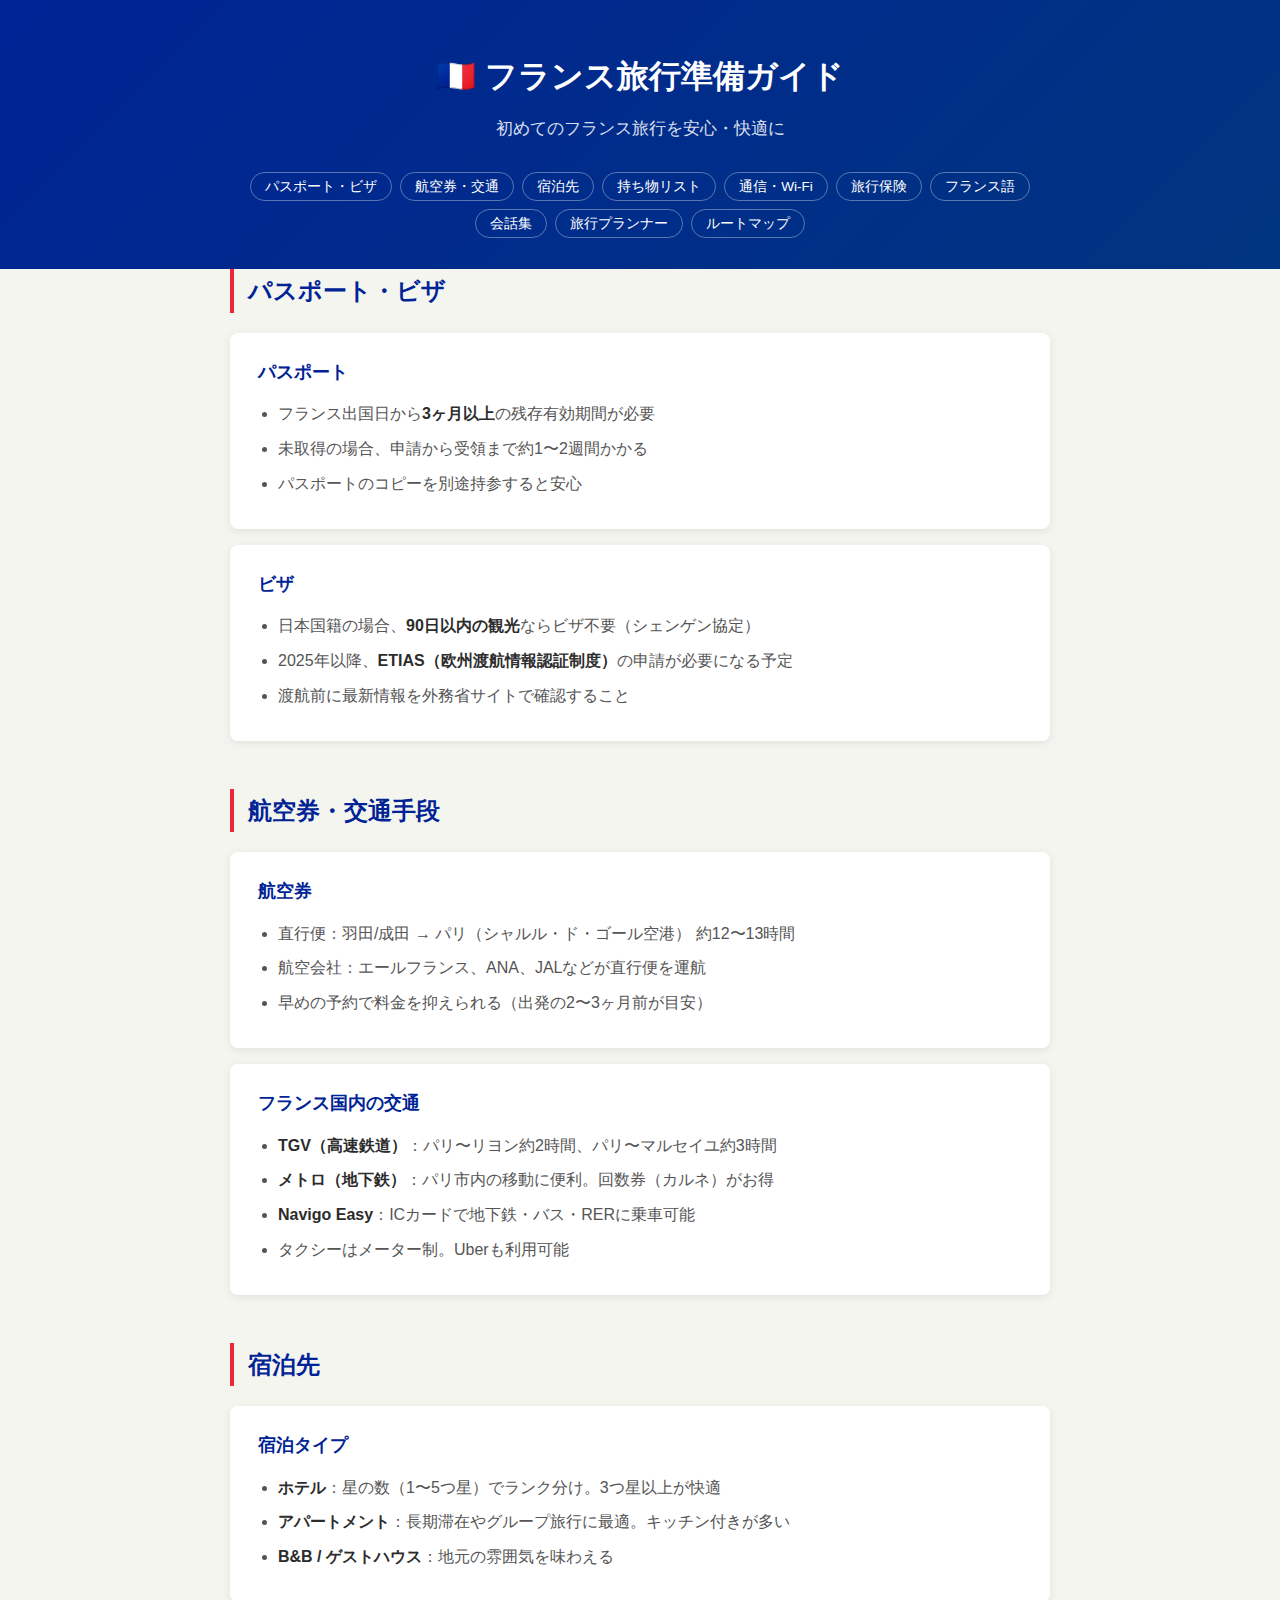
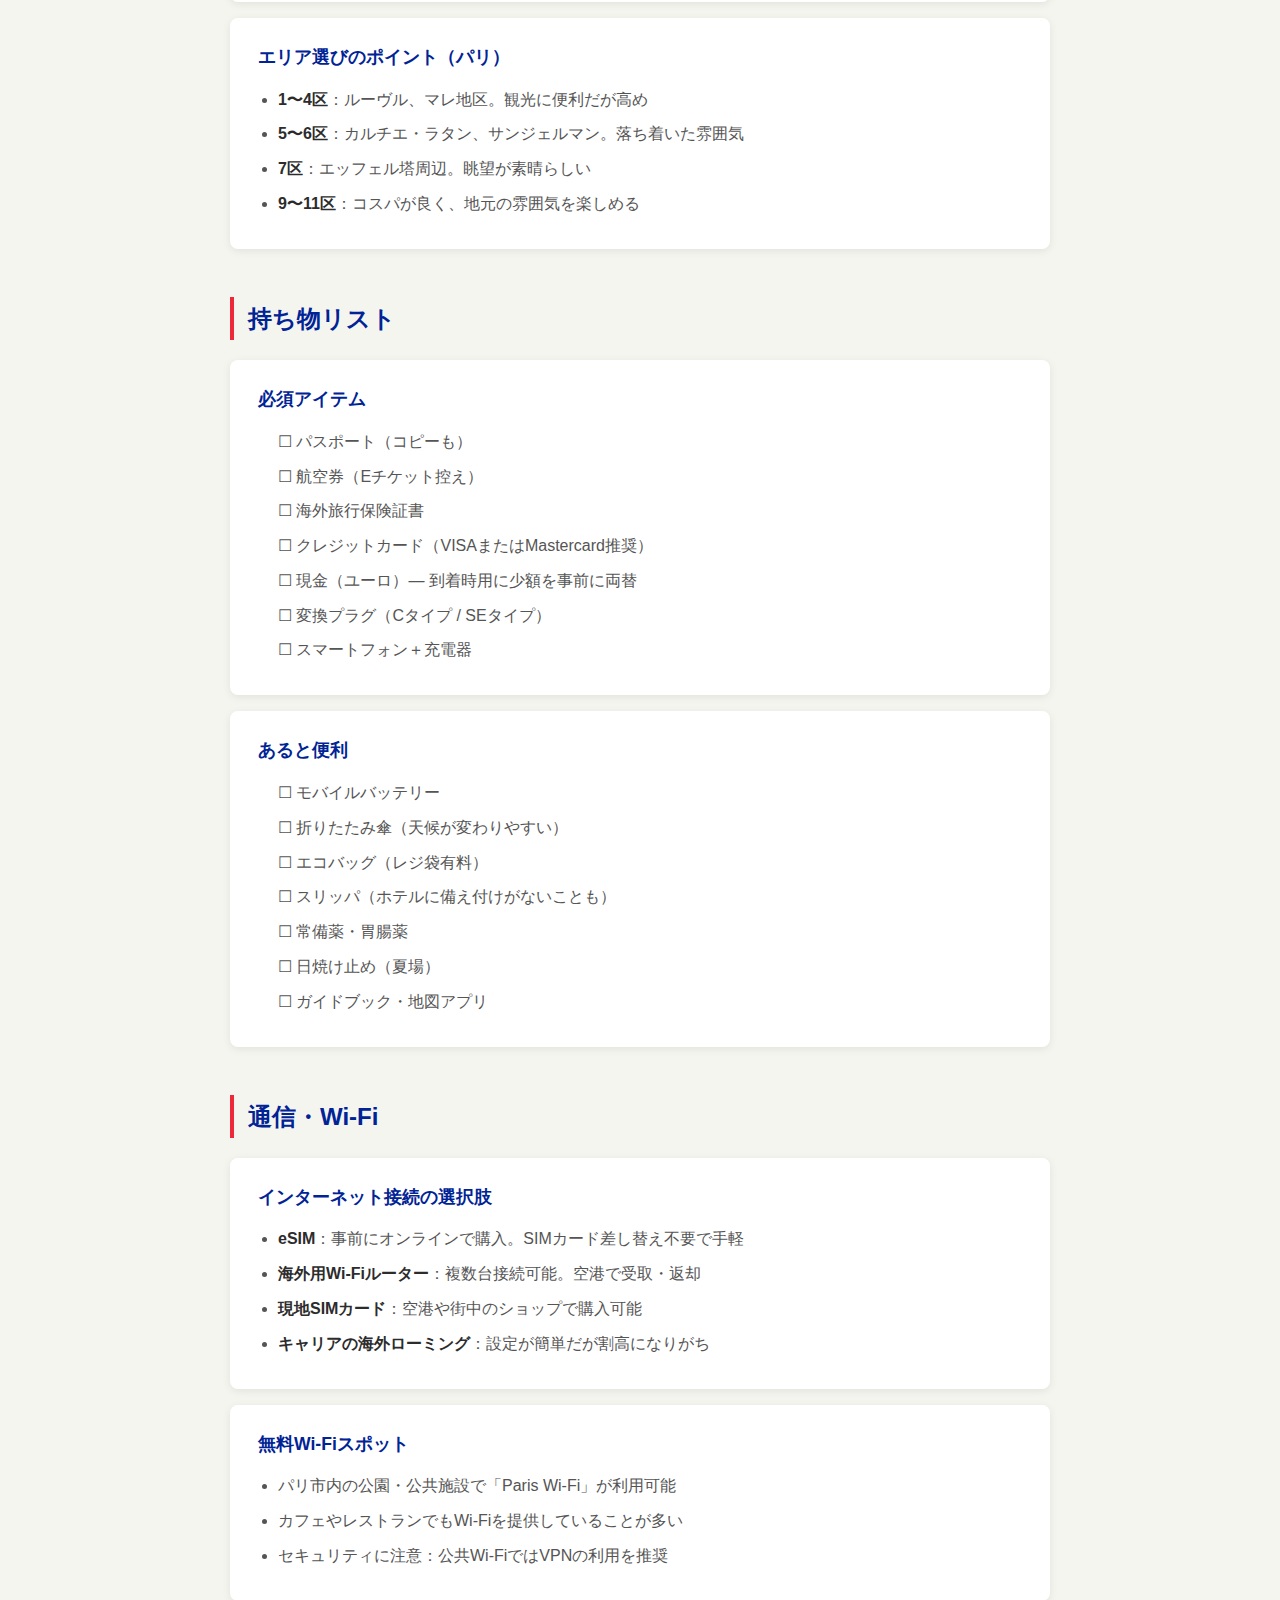
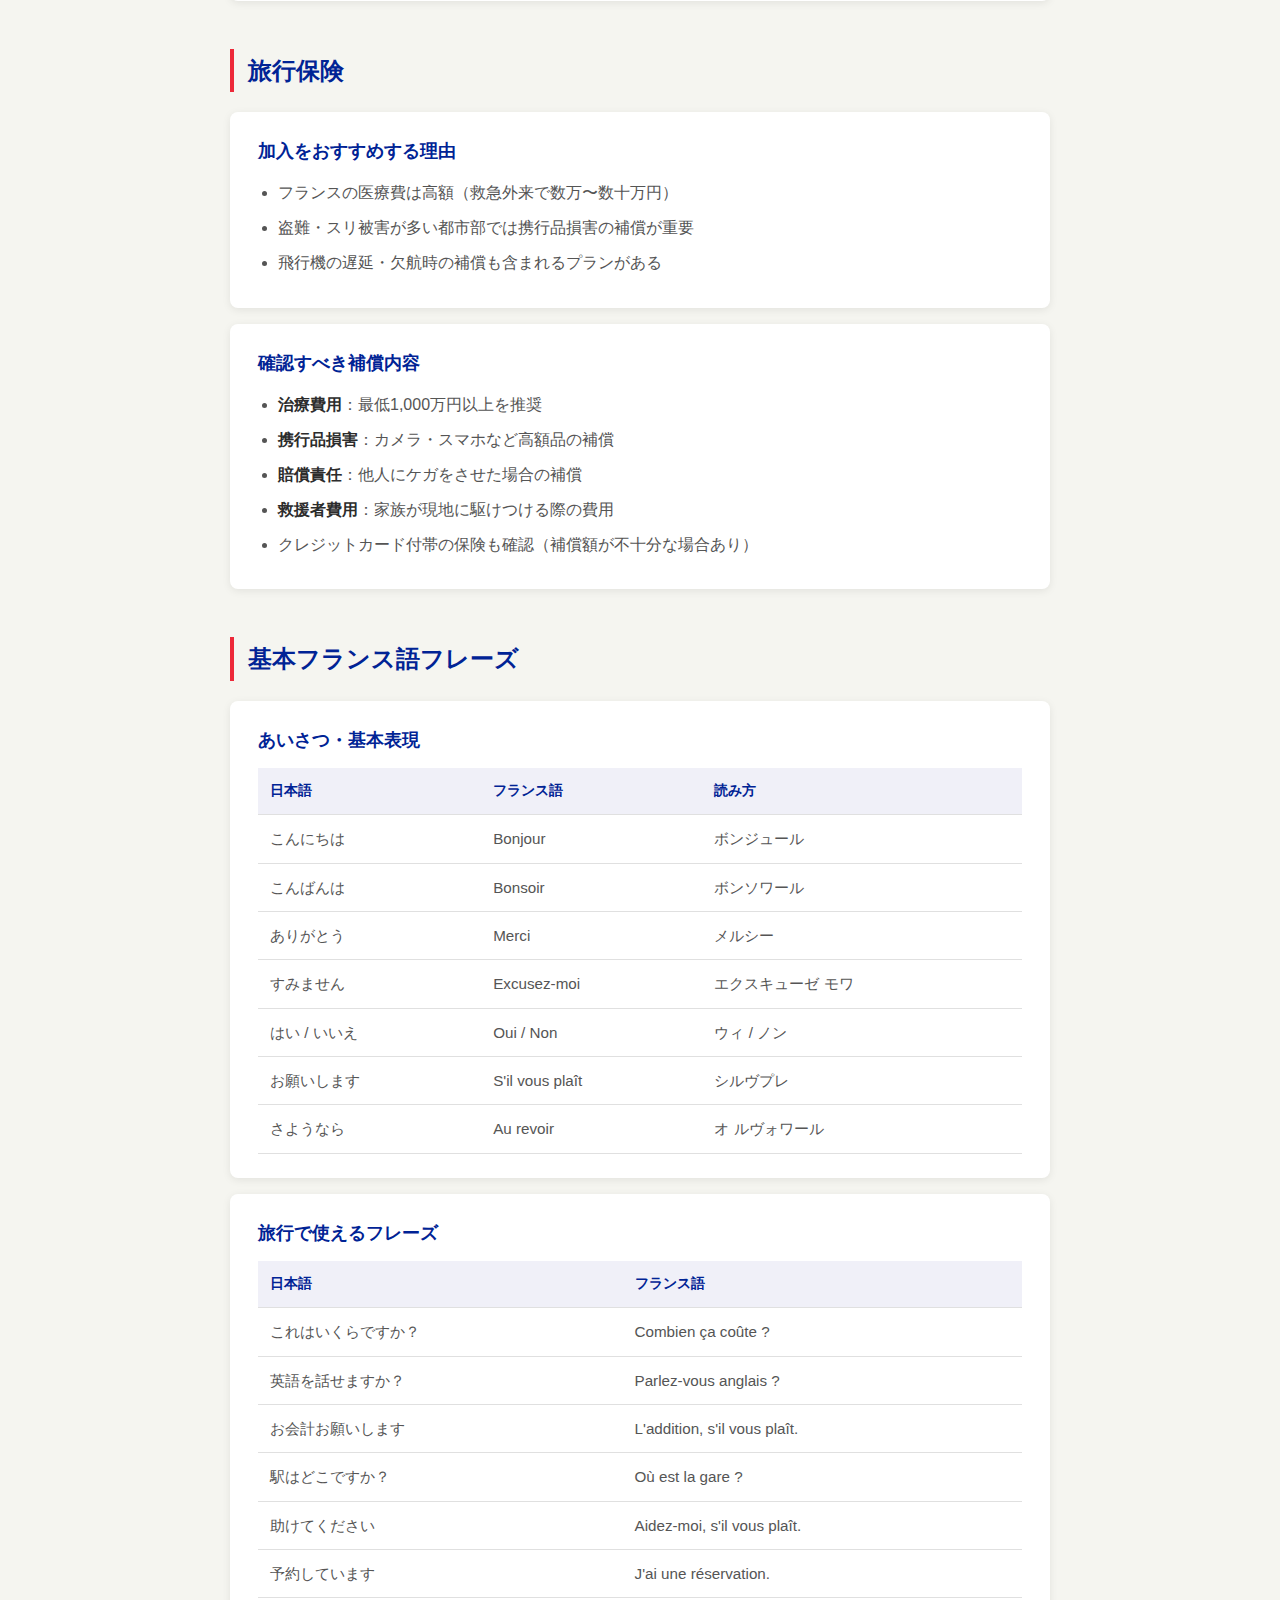
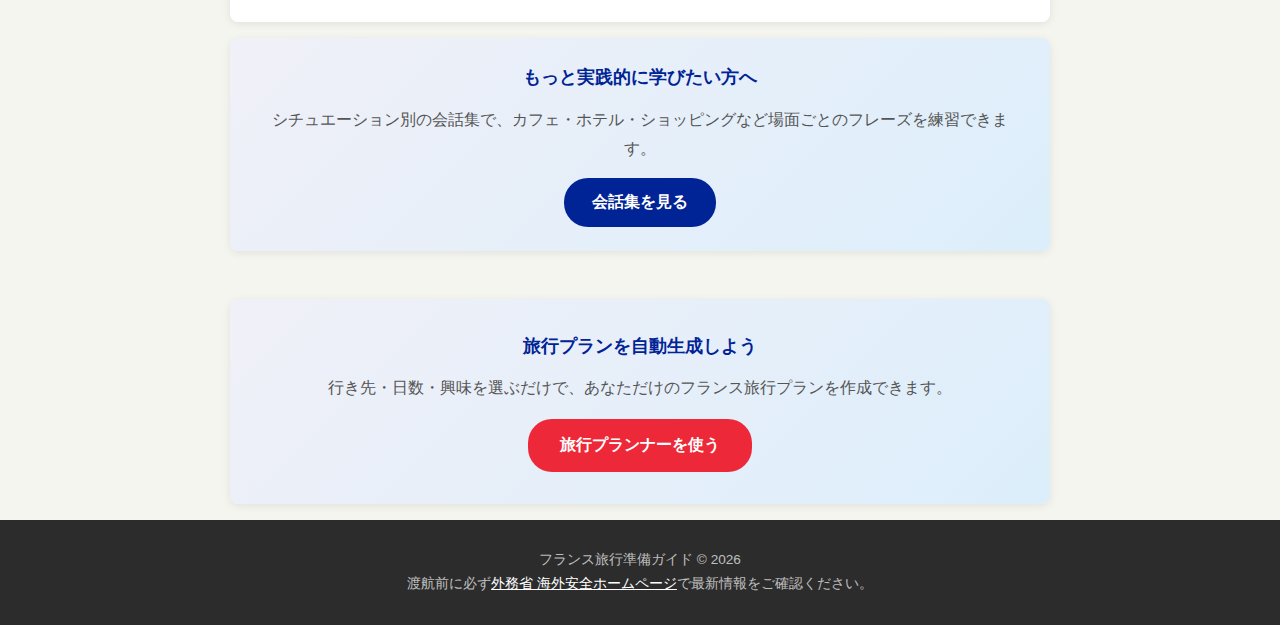
<file: index.html>
<!DOCTYPE html>
<html lang="ja">
<head>
  <meta charset="UTF-8">
  <meta name="viewport" content="width=device-width, initial-scale=1.0">
  <title>フランス旅行準備ガイド</title>
  <link rel="stylesheet" href="style.css">
</head>
<body>

<header>
  <div class="container">
    <h1>🇫🇷 フランス旅行準備ガイド</h1>
    <p class="subtitle">初めてのフランス旅行を安心・快適に</p>
    <nav>
      <ul>
        <li><a href="#passport">パスポート・ビザ</a></li>
        <li><a href="#transport">航空券・交通</a></li>
        <li><a href="#accommodation">宿泊先</a></li>
        <li><a href="#packing">持ち物リスト</a></li>
        <li><a href="#wifi">通信・Wi-Fi</a></li>
        <li><a href="#insurance">旅行保険</a></li>
        <li><a href="#french">フランス語</a></li>
        <li><a href="conversations.html">会話集</a></li>
        <li><a href="planner.html">旅行プランナー</a></li>
        <li><a href="route-map.html">ルートマップ</a></li>
      </ul>
    </nav>
  </div>
</header>

<main class="container">

  <section id="passport">
    <h2>パスポート・ビザ</h2>
    <div class="card">
      <h3>パスポート</h3>
      <ul>
        <li>フランス出国日から<strong>3ヶ月以上</strong>の残存有効期間が必要</li>
        <li>未取得の場合、申請から受領まで約1〜2週間かかる</li>
        <li>パスポートのコピーを別途持参すると安心</li>
      </ul>
    </div>
    <div class="card">
      <h3>ビザ</h3>
      <ul>
        <li>日本国籍の場合、<strong>90日以内の観光</strong>ならビザ不要（シェンゲン協定）</li>
        <li>2025年以降、<strong>ETIAS（欧州渡航情報認証制度）</strong>の申請が必要になる予定</li>
        <li>渡航前に最新情報を外務省サイトで確認すること</li>
      </ul>
    </div>
  </section>

  <section id="transport">
    <h2>航空券・交通手段</h2>
    <div class="card">
      <h3>航空券</h3>
      <ul>
        <li>直行便：羽田/成田 → パリ（シャルル・ド・ゴール空港） 約12〜13時間</li>
        <li>航空会社：エールフランス、ANA、JALなどが直行便を運航</li>
        <li>早めの予約で料金を抑えられる（出発の2〜3ヶ月前が目安）</li>
      </ul>
    </div>
    <div class="card">
      <h3>フランス国内の交通</h3>
      <ul>
        <li><strong>TGV（高速鉄道）</strong>：パリ〜リヨン約2時間、パリ〜マルセイユ約3時間</li>
        <li><strong>メトロ（地下鉄）</strong>：パリ市内の移動に便利。回数券（カルネ）がお得</li>
        <li><strong>Navigo Easy</strong>：ICカードで地下鉄・バス・RERに乗車可能</li>
        <li>タクシーはメーター制。Uberも利用可能</li>
      </ul>
    </div>
  </section>

  <section id="accommodation">
    <h2>宿泊先</h2>
    <div class="card">
      <h3>宿泊タイプ</h3>
      <ul>
        <li><strong>ホテル</strong>：星の数（1〜5つ星）でランク分け。3つ星以上が快適</li>
        <li><strong>アパートメント</strong>：長期滞在やグループ旅行に最適。キッチン付きが多い</li>
        <li><strong>B&amp;B / ゲストハウス</strong>：地元の雰囲気を味わえる</li>
      </ul>
    </div>
    <div class="card">
      <h3>エリア選びのポイント（パリ）</h3>
      <ul>
        <li><strong>1〜4区</strong>：ルーヴル、マレ地区。観光に便利だが高め</li>
        <li><strong>5〜6区</strong>：カルチエ・ラタン、サンジェルマン。落ち着いた雰囲気</li>
        <li><strong>7区</strong>：エッフェル塔周辺。眺望が素晴らしい</li>
        <li><strong>9〜11区</strong>：コスパが良く、地元の雰囲気を楽しめる</li>
      </ul>
    </div>
  </section>

  <section id="packing">
    <h2>持ち物リスト</h2>
    <div class="card">
      <h3>必須アイテム</h3>
      <ul class="checklist">
        <li>パスポート（コピーも）</li>
        <li>航空券（Eチケット控え）</li>
        <li>海外旅行保険証書</li>
        <li>クレジットカード（VISAまたはMastercard推奨）</li>
        <li>現金（ユーロ）— 到着時用に少額を事前に両替</li>
        <li>変換プラグ（Cタイプ / SEタイプ）</li>
        <li>スマートフォン＋充電器</li>
      </ul>
    </div>
    <div class="card">
      <h3>あると便利</h3>
      <ul class="checklist">
        <li>モバイルバッテリー</li>
        <li>折りたたみ傘（天候が変わりやすい）</li>
        <li>エコバッグ（レジ袋有料）</li>
        <li>スリッパ（ホテルに備え付けがないことも）</li>
        <li>常備薬・胃腸薬</li>
        <li>日焼け止め（夏場）</li>
        <li>ガイドブック・地図アプリ</li>
      </ul>
    </div>
  </section>

  <section id="wifi">
    <h2>通信・Wi-Fi</h2>
    <div class="card">
      <h3>インターネット接続の選択肢</h3>
      <ul>
        <li><strong>eSIM</strong>：事前にオンラインで購入。SIMカード差し替え不要で手軽</li>
        <li><strong>海外用Wi-Fiルーター</strong>：複数台接続可能。空港で受取・返却</li>
        <li><strong>現地SIMカード</strong>：空港や街中のショップで購入可能</li>
        <li><strong>キャリアの海外ローミング</strong>：設定が簡単だが割高になりがち</li>
      </ul>
    </div>
    <div class="card">
      <h3>無料Wi-Fiスポット</h3>
      <ul>
        <li>パリ市内の公園・公共施設で「Paris Wi-Fi」が利用可能</li>
        <li>カフェやレストランでもWi-Fiを提供していることが多い</li>
        <li>セキュリティに注意：公共Wi-FiではVPNの利用を推奨</li>
      </ul>
    </div>
  </section>

  <section id="insurance">
    <h2>旅行保険</h2>
    <div class="card">
      <h3>加入をおすすめする理由</h3>
      <ul>
        <li>フランスの医療費は高額（救急外来で数万〜数十万円）</li>
        <li>盗難・スリ被害が多い都市部では携行品損害の補償が重要</li>
        <li>飛行機の遅延・欠航時の補償も含まれるプランがある</li>
      </ul>
    </div>
    <div class="card">
      <h3>確認すべき補償内容</h3>
      <ul>
        <li><strong>治療費用</strong>：最低1,000万円以上を推奨</li>
        <li><strong>携行品損害</strong>：カメラ・スマホなど高額品の補償</li>
        <li><strong>賠償責任</strong>：他人にケガをさせた場合の補償</li>
        <li><strong>救援者費用</strong>：家族が現地に駆けつける際の費用</li>
        <li>クレジットカード付帯の保険も確認（補償額が不十分な場合あり）</li>
      </ul>
    </div>
  </section>

  <section id="french">
    <h2>基本フランス語フレーズ</h2>
    <div class="card">
      <h3>あいさつ・基本表現</h3>
      <table>
        <thead>
          <tr><th>日本語</th><th>フランス語</th><th>読み方</th></tr>
        </thead>
        <tbody>
          <tr><td>こんにちは</td><td>Bonjour</td><td>ボンジュール</td></tr>
          <tr><td>こんばんは</td><td>Bonsoir</td><td>ボンソワール</td></tr>
          <tr><td>ありがとう</td><td>Merci</td><td>メルシー</td></tr>
          <tr><td>すみません</td><td>Excusez-moi</td><td>エクスキューゼ モワ</td></tr>
          <tr><td>はい / いいえ</td><td>Oui / Non</td><td>ウィ / ノン</td></tr>
          <tr><td>お願いします</td><td>S'il vous plaît</td><td>シルヴプレ</td></tr>
          <tr><td>さようなら</td><td>Au revoir</td><td>オ ルヴォワール</td></tr>
        </tbody>
      </table>
    </div>
    <div class="card">
      <h3>旅行で使えるフレーズ</h3>
      <table>
        <thead>
          <tr><th>日本語</th><th>フランス語</th></tr>
        </thead>
        <tbody>
          <tr><td>これはいくらですか？</td><td>Combien ça coûte ?</td></tr>
          <tr><td>英語を話せますか？</td><td>Parlez-vous anglais ?</td></tr>
          <tr><td>お会計お願いします</td><td>L'addition, s'il vous plaît.</td></tr>
          <tr><td>駅はどこですか？</td><td>Où est la gare ?</td></tr>
          <tr><td>助けてください</td><td>Aidez-moi, s'il vous plaît.</td></tr>
          <tr><td>予約しています</td><td>J'ai une réservation.</td></tr>
        </tbody>
      </table>
    </div>
    <div class="card" style="text-align:center; background:linear-gradient(135deg,#f0f0f8,#dceefb);">
      <h3>もっと実践的に学びたい方へ</h3>
      <p style="margin-bottom:14px; color:var(--text-light);">シチュエーション別の会話集で、カフェ・ホテル・ショッピングなど場面ごとのフレーズを練習できます。</p>
      <a href="conversations.html" style="display:inline-block; background:var(--blue); color:#fff; padding:10px 28px; border-radius:24px; text-decoration:none; font-weight:600;">会話集を見る</a>
    </div>
  </section>

  <div class="card cta-card">
    <h3>旅行プランを自動生成しよう</h3>
    <p>行き先・日数・興味を選ぶだけで、あなただけのフランス旅行プランを作成できます。</p>
    <a href="planner.html" class="btn-cta-red">旅行プランナーを使う</a>
  </div>

</main>

<footer>
  <div class="container">
    <p>フランス旅行準備ガイド &copy; 2026</p>
    <p>渡航前に必ず<a href="https://www.anzen.mofa.go.jp/" target="_blank" rel="noopener">外務省 海外安全ホームページ</a>で最新情報をご確認ください。</p>
  </div>
</footer>

</body>
</html>
</file>
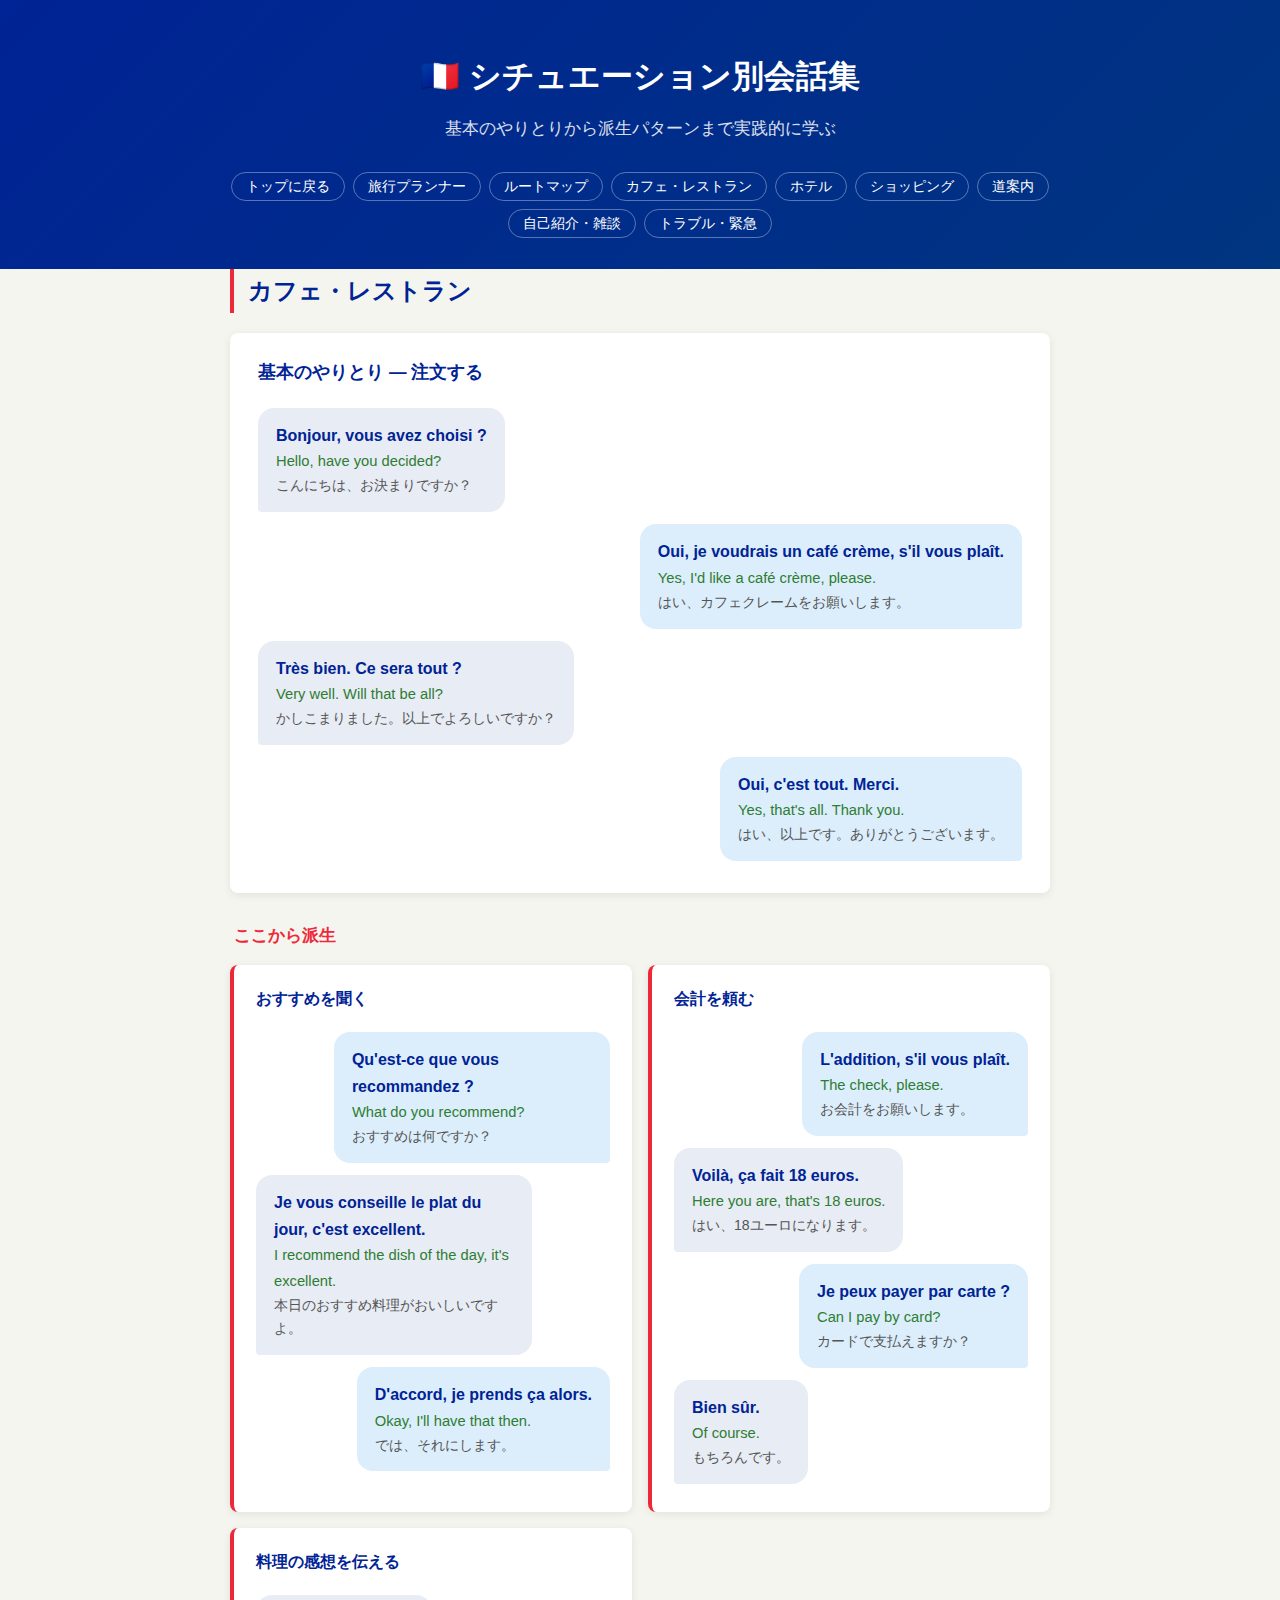
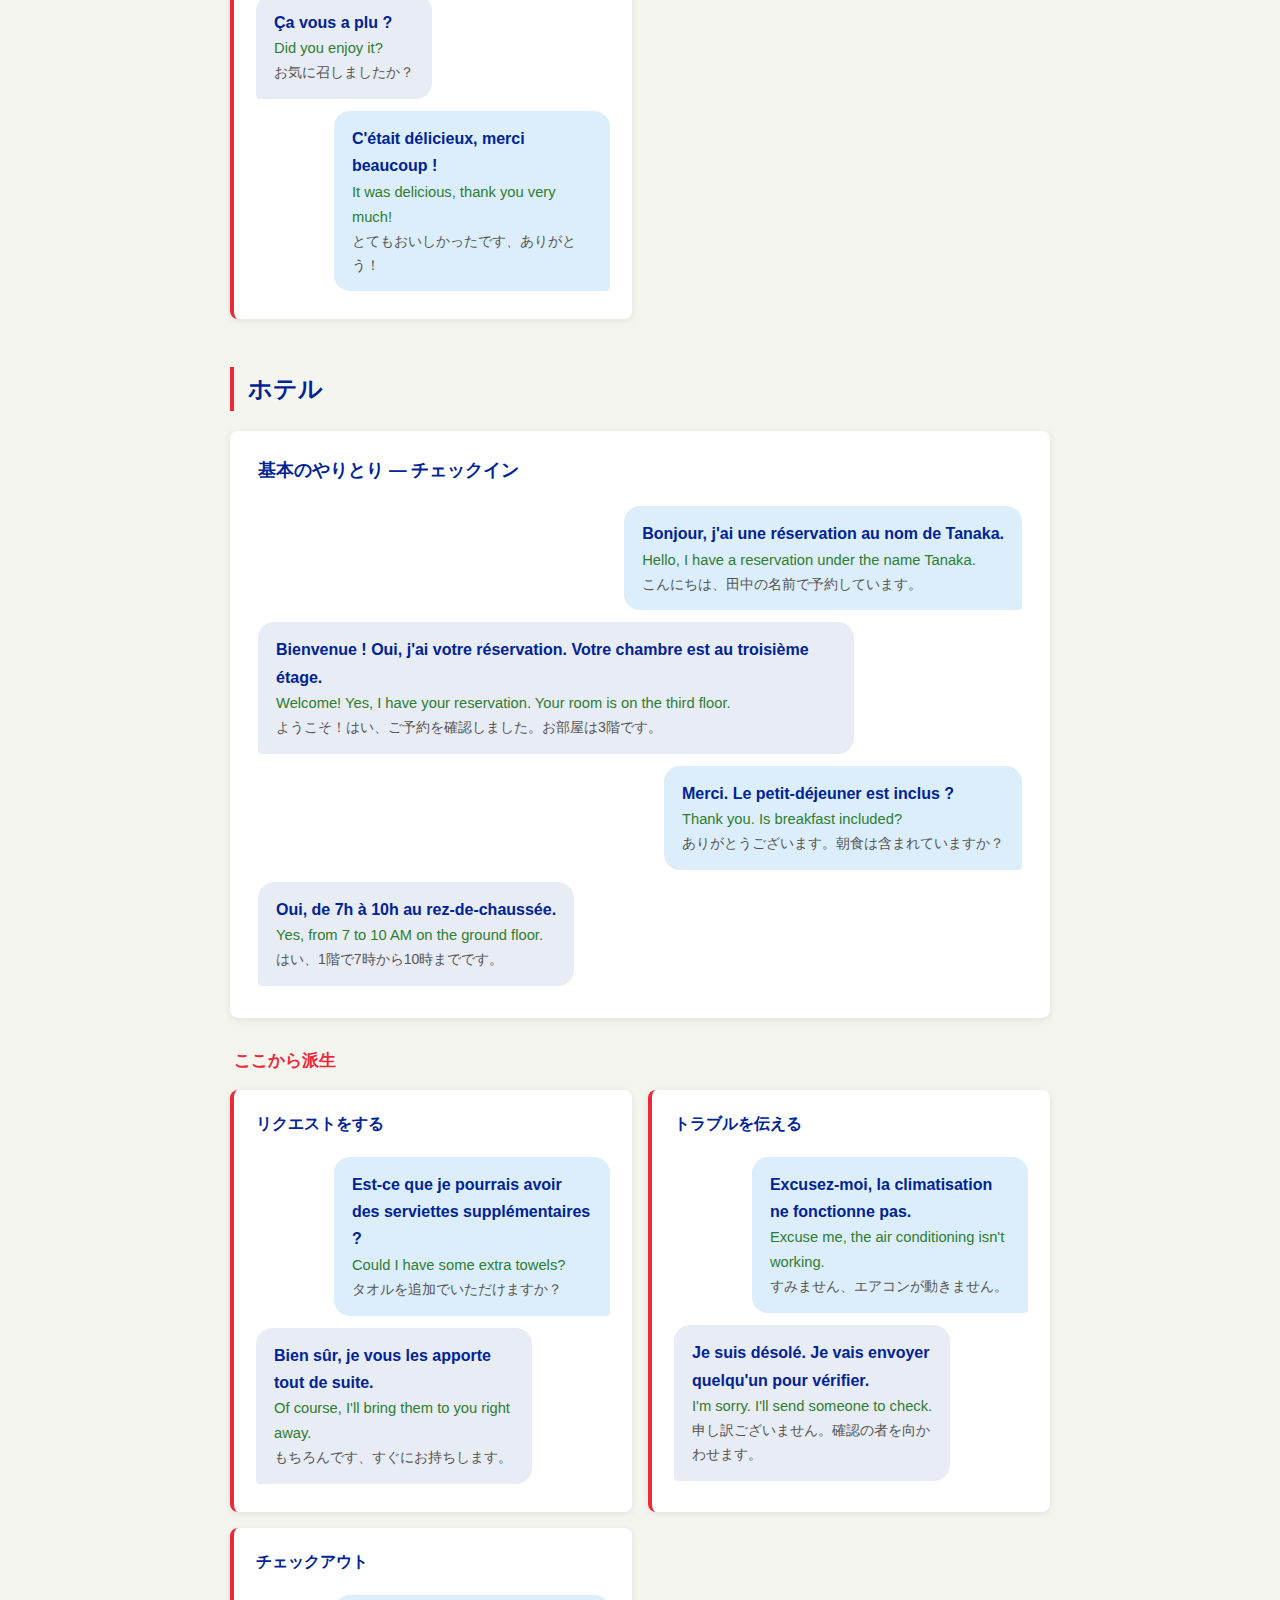
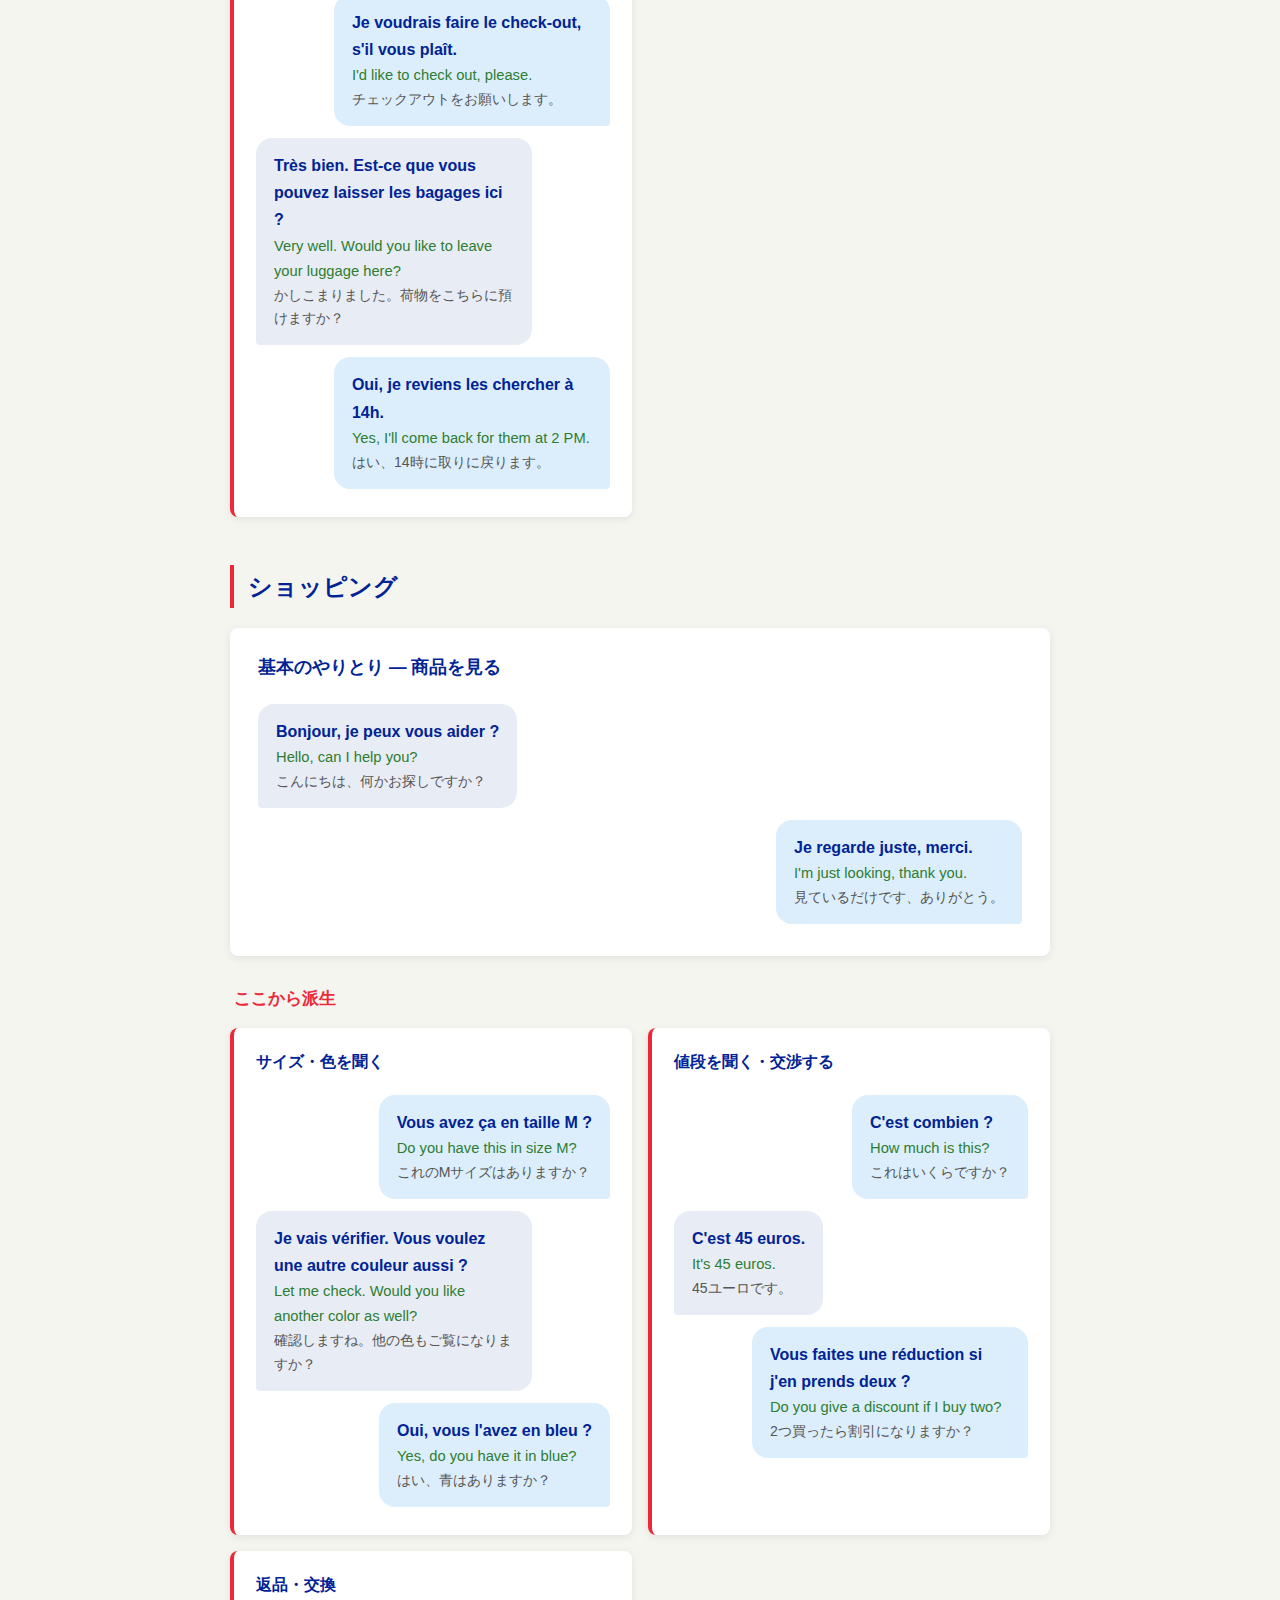
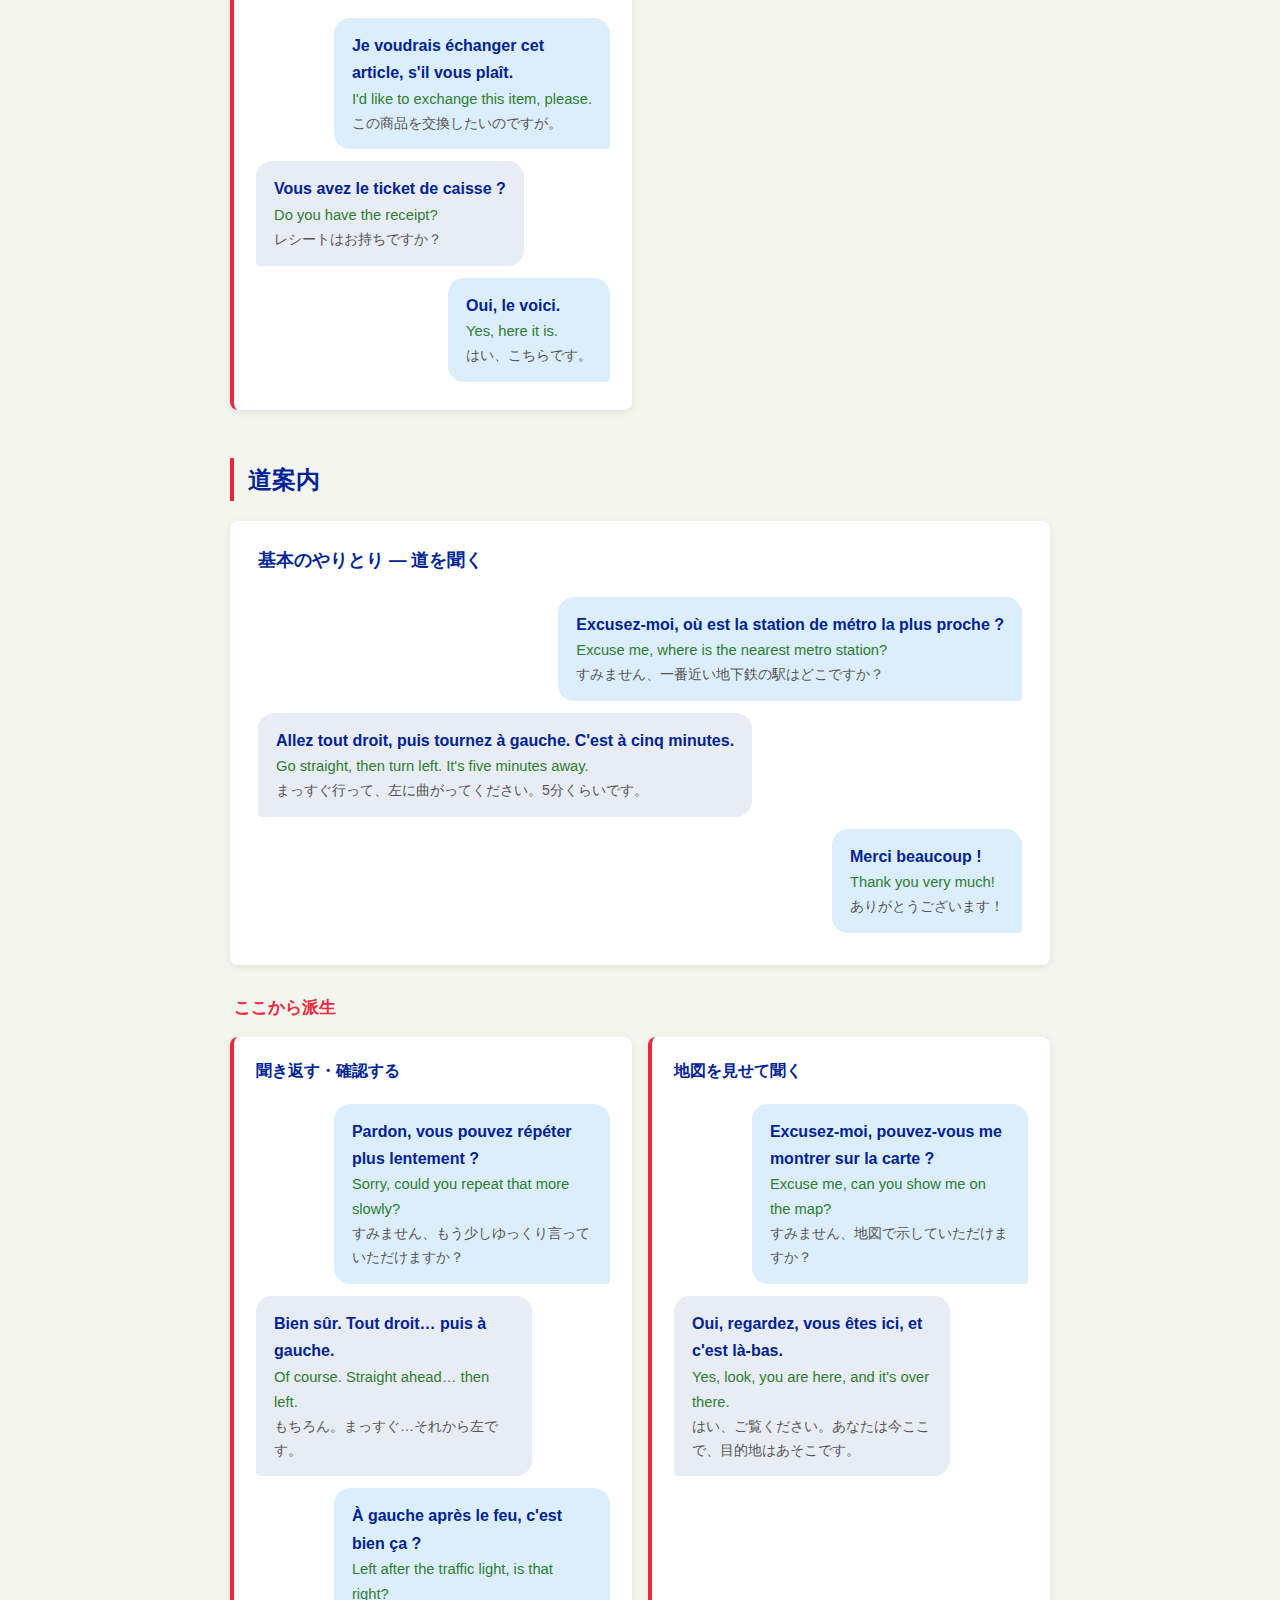
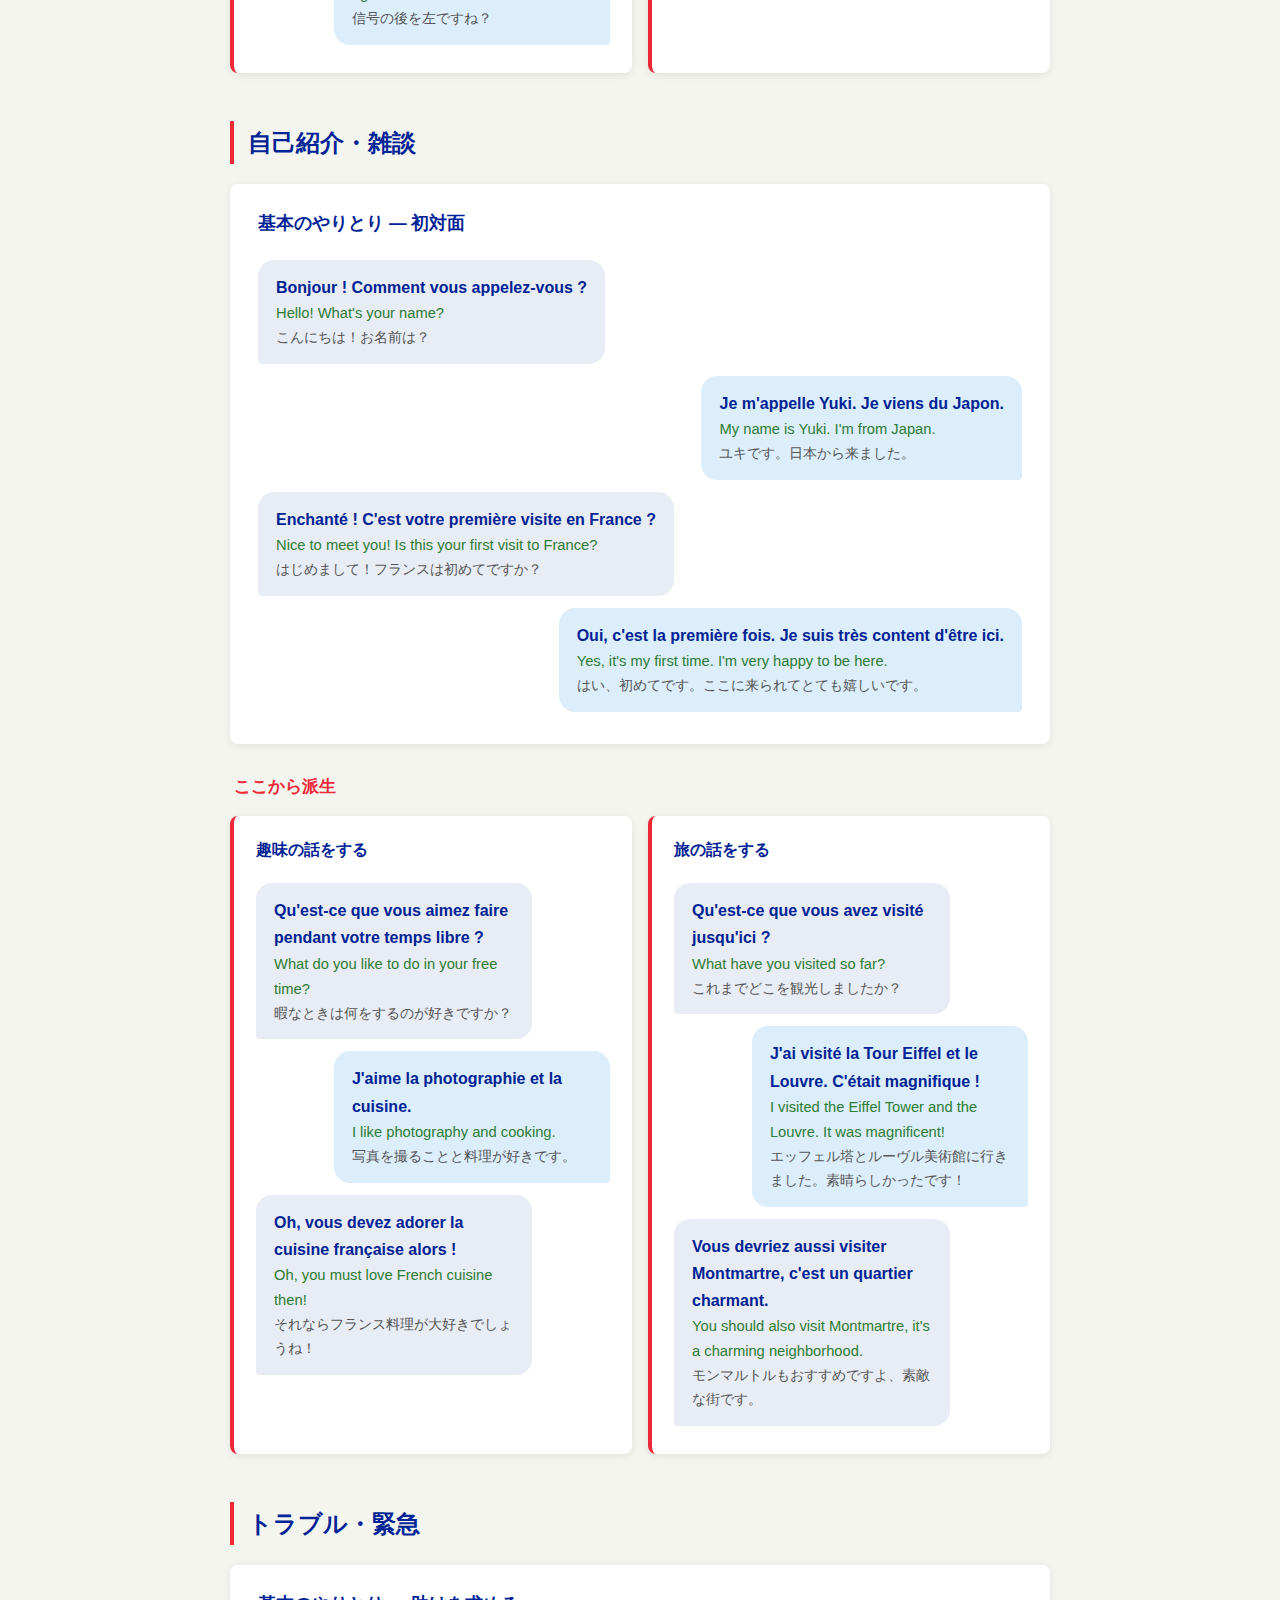
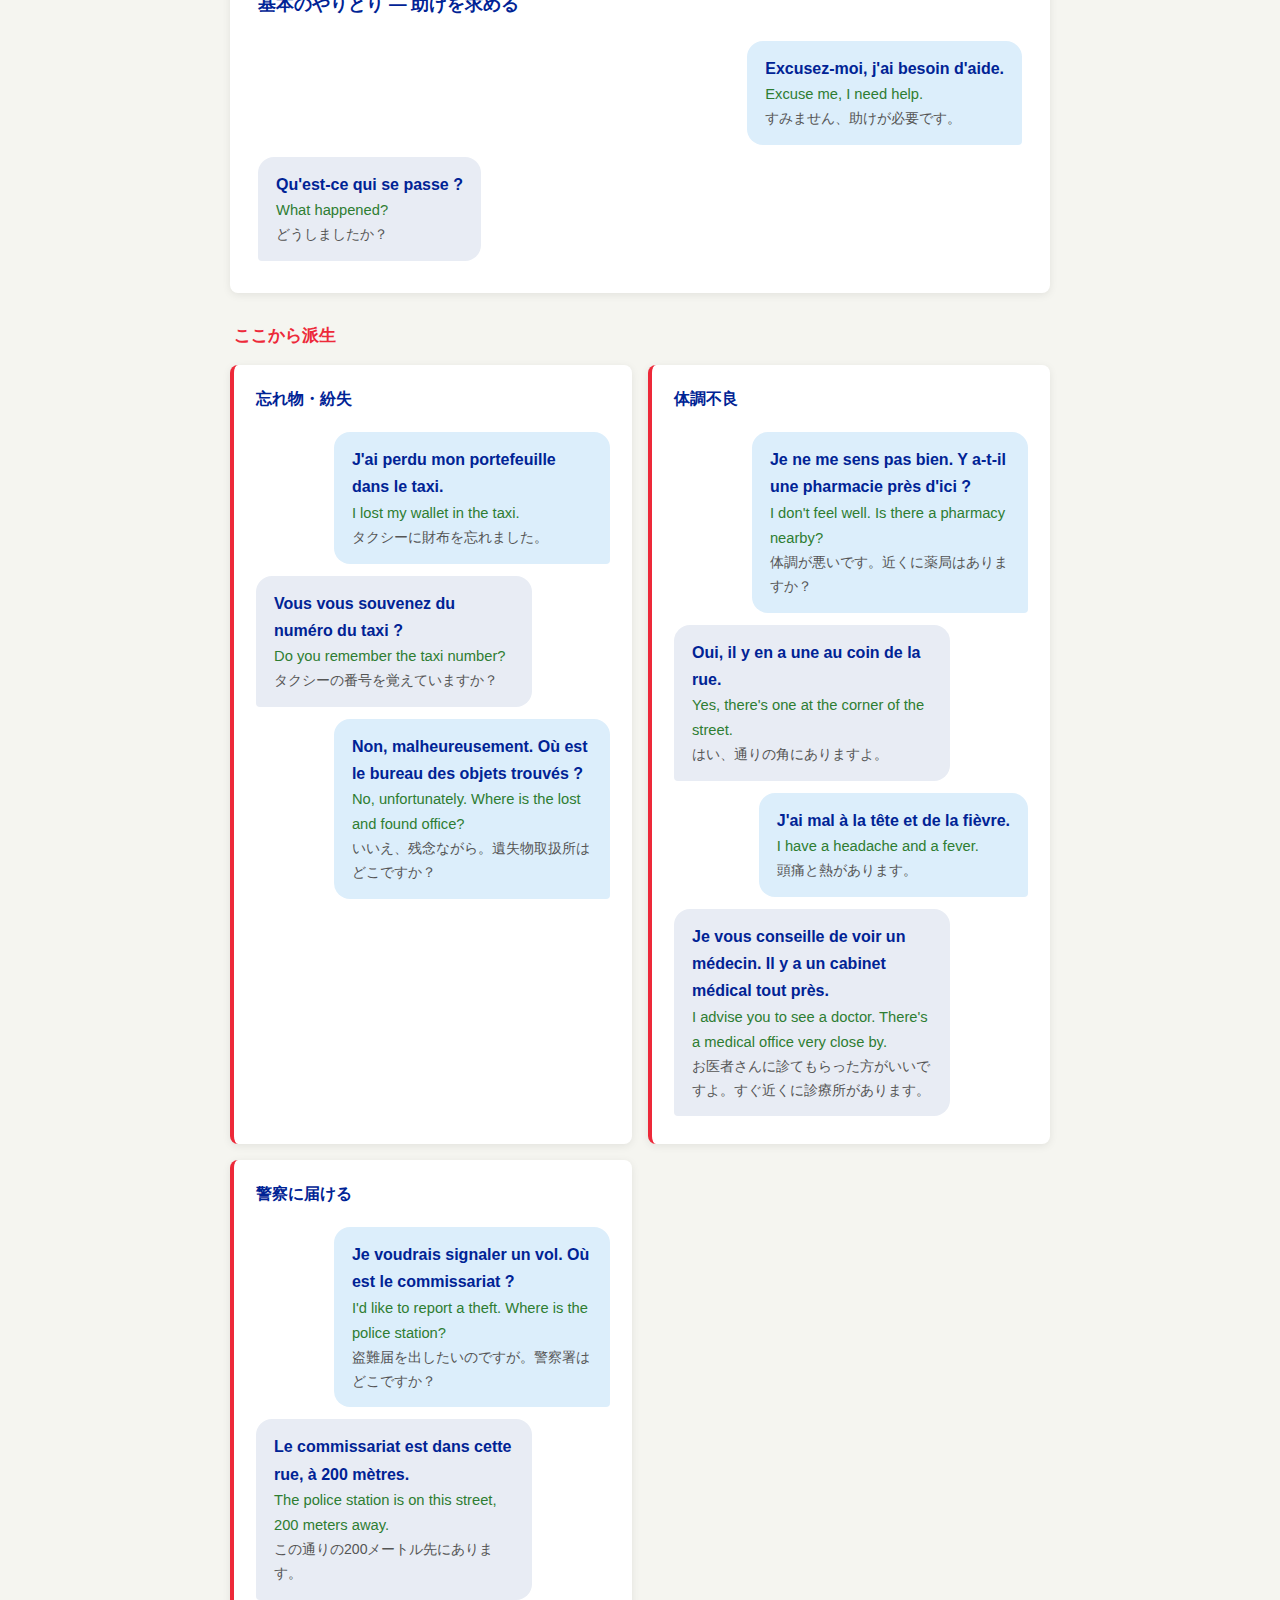
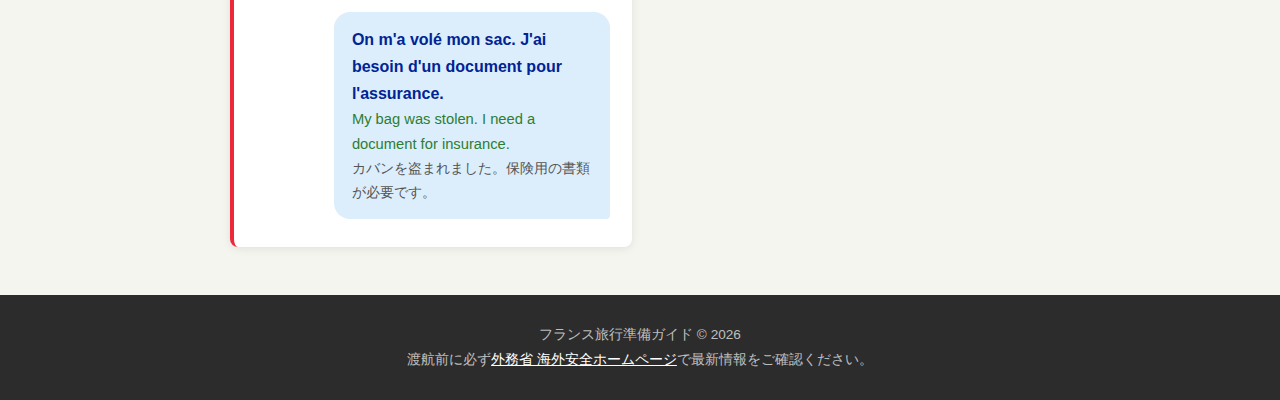
<file: conversations.html>
<!DOCTYPE html>
<html lang="ja">
<head>
  <meta charset="UTF-8">
  <meta name="viewport" content="width=device-width, initial-scale=1.0">
  <title>シチュエーション別会話集 — フランス旅行準備ガイド</title>
  <link rel="stylesheet" href="style.css">
</head>
<body>

<header>
  <div class="container">
    <h1>🇫🇷 シチュエーション別会話集</h1>
    <p class="subtitle">基本のやりとりから派生パターンまで実践的に学ぶ</p>
    <nav>
      <ul>
        <li><a href="index.html">トップに戻る</a></li>
        <li><a href="planner.html">旅行プランナー</a></li>
        <li><a href="route-map.html">ルートマップ</a></li>
        <li><a href="#cafe">カフェ・レストラン</a></li>
        <li><a href="#hotel">ホテル</a></li>
        <li><a href="#shopping">ショッピング</a></li>
        <li><a href="#directions">道案内</a></li>
        <li><a href="#smalltalk">自己紹介・雑談</a></li>
        <li><a href="#emergency">トラブル・緊急</a></li>
      </ul>
    </nav>
  </div>
</header>

<main class="container">

  <!-- ========== 1. カフェ・レストラン ========== -->
  <section id="cafe">
    <h2>カフェ・レストラン</h2>

    <div class="card">
      <h3>基本のやりとり — 注文する</h3>
      <div class="dialogue">
        <div class="bubble left">
          <p class="lang-fr">Bonjour, vous avez choisi ?</p>
          <p class="lang-en">Hello, have you decided?</p>
          <p class="lang-ja">こんにちは、お決まりですか？</p>
        </div>
        <div class="bubble right">
          <p class="lang-fr">Oui, je voudrais un café crème, s'il vous plaît.</p>
          <p class="lang-en">Yes, I'd like a café crème, please.</p>
          <p class="lang-ja">はい、カフェクレームをお願いします。</p>
        </div>
        <div class="bubble left">
          <p class="lang-fr">Très bien. Ce sera tout ?</p>
          <p class="lang-en">Very well. Will that be all?</p>
          <p class="lang-ja">かしこまりました。以上でよろしいですか？</p>
        </div>
        <div class="bubble right">
          <p class="lang-fr">Oui, c'est tout. Merci.</p>
          <p class="lang-en">Yes, that's all. Thank you.</p>
          <p class="lang-ja">はい、以上です。ありがとうございます。</p>
        </div>
      </div>
    </div>

    <h3 class="branch-title">ここから派生</h3>
    <div class="branch-group">
      <div class="branch-card">
        <h4>おすすめを聞く</h4>
        <div class="dialogue">
          <div class="bubble right">
            <p class="lang-fr">Qu'est-ce que vous recommandez ?</p>
            <p class="lang-en">What do you recommend?</p>
            <p class="lang-ja">おすすめは何ですか？</p>
          </div>
          <div class="bubble left">
            <p class="lang-fr">Je vous conseille le plat du jour, c'est excellent.</p>
            <p class="lang-en">I recommend the dish of the day, it's excellent.</p>
            <p class="lang-ja">本日のおすすめ料理がおいしいですよ。</p>
          </div>
          <div class="bubble right">
            <p class="lang-fr">D'accord, je prends ça alors.</p>
            <p class="lang-en">Okay, I'll have that then.</p>
            <p class="lang-ja">では、それにします。</p>
          </div>
        </div>
      </div>

      <div class="branch-card">
        <h4>会計を頼む</h4>
        <div class="dialogue">
          <div class="bubble right">
            <p class="lang-fr">L'addition, s'il vous plaît.</p>
            <p class="lang-en">The check, please.</p>
            <p class="lang-ja">お会計をお願いします。</p>
          </div>
          <div class="bubble left">
            <p class="lang-fr">Voilà, ça fait 18 euros.</p>
            <p class="lang-en">Here you are, that's 18 euros.</p>
            <p class="lang-ja">はい、18ユーロになります。</p>
          </div>
          <div class="bubble right">
            <p class="lang-fr">Je peux payer par carte ?</p>
            <p class="lang-en">Can I pay by card?</p>
            <p class="lang-ja">カードで支払えますか？</p>
          </div>
          <div class="bubble left">
            <p class="lang-fr">Bien sûr.</p>
            <p class="lang-en">Of course.</p>
            <p class="lang-ja">もちろんです。</p>
          </div>
        </div>
      </div>

      <div class="branch-card">
        <h4>料理の感想を伝える</h4>
        <div class="dialogue">
          <div class="bubble left">
            <p class="lang-fr">Ça vous a plu ?</p>
            <p class="lang-en">Did you enjoy it?</p>
            <p class="lang-ja">お気に召しましたか？</p>
          </div>
          <div class="bubble right">
            <p class="lang-fr">C'était délicieux, merci beaucoup !</p>
            <p class="lang-en">It was delicious, thank you very much!</p>
            <p class="lang-ja">とてもおいしかったです、ありがとう！</p>
          </div>
        </div>
      </div>
    </div>
  </section>

  <!-- ========== 2. ホテル ========== -->
  <section id="hotel">
    <h2>ホテル</h2>

    <div class="card">
      <h3>基本のやりとり — チェックイン</h3>
      <div class="dialogue">
        <div class="bubble right">
          <p class="lang-fr">Bonjour, j'ai une réservation au nom de Tanaka.</p>
          <p class="lang-en">Hello, I have a reservation under the name Tanaka.</p>
          <p class="lang-ja">こんにちは、田中の名前で予約しています。</p>
        </div>
        <div class="bubble left">
          <p class="lang-fr">Bienvenue ! Oui, j'ai votre réservation. Votre chambre est au troisième étage.</p>
          <p class="lang-en">Welcome! Yes, I have your reservation. Your room is on the third floor.</p>
          <p class="lang-ja">ようこそ！はい、ご予約を確認しました。お部屋は3階です。</p>
        </div>
        <div class="bubble right">
          <p class="lang-fr">Merci. Le petit-déjeuner est inclus ?</p>
          <p class="lang-en">Thank you. Is breakfast included?</p>
          <p class="lang-ja">ありがとうございます。朝食は含まれていますか？</p>
        </div>
        <div class="bubble left">
          <p class="lang-fr">Oui, de 7h à 10h au rez-de-chaussée.</p>
          <p class="lang-en">Yes, from 7 to 10 AM on the ground floor.</p>
          <p class="lang-ja">はい、1階で7時から10時までです。</p>
        </div>
      </div>
    </div>

    <h3 class="branch-title">ここから派生</h3>
    <div class="branch-group">
      <div class="branch-card">
        <h4>リクエストをする</h4>
        <div class="dialogue">
          <div class="bubble right">
            <p class="lang-fr">Est-ce que je pourrais avoir des serviettes supplémentaires ?</p>
            <p class="lang-en">Could I have some extra towels?</p>
            <p class="lang-ja">タオルを追加でいただけますか？</p>
          </div>
          <div class="bubble left">
            <p class="lang-fr">Bien sûr, je vous les apporte tout de suite.</p>
            <p class="lang-en">Of course, I'll bring them to you right away.</p>
            <p class="lang-ja">もちろんです、すぐにお持ちします。</p>
          </div>
        </div>
      </div>

      <div class="branch-card">
        <h4>トラブルを伝える</h4>
        <div class="dialogue">
          <div class="bubble right">
            <p class="lang-fr">Excusez-moi, la climatisation ne fonctionne pas.</p>
            <p class="lang-en">Excuse me, the air conditioning isn't working.</p>
            <p class="lang-ja">すみません、エアコンが動きません。</p>
          </div>
          <div class="bubble left">
            <p class="lang-fr">Je suis désolé. Je vais envoyer quelqu'un pour vérifier.</p>
            <p class="lang-en">I'm sorry. I'll send someone to check.</p>
            <p class="lang-ja">申し訳ございません。確認の者を向かわせます。</p>
          </div>
        </div>
      </div>

      <div class="branch-card">
        <h4>チェックアウト</h4>
        <div class="dialogue">
          <div class="bubble right">
            <p class="lang-fr">Je voudrais faire le check-out, s'il vous plaît.</p>
            <p class="lang-en">I'd like to check out, please.</p>
            <p class="lang-ja">チェックアウトをお願いします。</p>
          </div>
          <div class="bubble left">
            <p class="lang-fr">Très bien. Est-ce que vous pouvez laisser les bagages ici ?</p>
            <p class="lang-en">Very well. Would you like to leave your luggage here?</p>
            <p class="lang-ja">かしこまりました。荷物をこちらに預けますか？</p>
          </div>
          <div class="bubble right">
            <p class="lang-fr">Oui, je reviens les chercher à 14h.</p>
            <p class="lang-en">Yes, I'll come back for them at 2 PM.</p>
            <p class="lang-ja">はい、14時に取りに戻ります。</p>
          </div>
        </div>
      </div>
    </div>
  </section>

  <!-- ========== 3. ショッピング ========== -->
  <section id="shopping">
    <h2>ショッピング</h2>

    <div class="card">
      <h3>基本のやりとり — 商品を見る</h3>
      <div class="dialogue">
        <div class="bubble left">
          <p class="lang-fr">Bonjour, je peux vous aider ?</p>
          <p class="lang-en">Hello, can I help you?</p>
          <p class="lang-ja">こんにちは、何かお探しですか？</p>
        </div>
        <div class="bubble right">
          <p class="lang-fr">Je regarde juste, merci.</p>
          <p class="lang-en">I'm just looking, thank you.</p>
          <p class="lang-ja">見ているだけです、ありがとう。</p>
        </div>
      </div>
    </div>

    <h3 class="branch-title">ここから派生</h3>
    <div class="branch-group">
      <div class="branch-card">
        <h4>サイズ・色を聞く</h4>
        <div class="dialogue">
          <div class="bubble right">
            <p class="lang-fr">Vous avez ça en taille M ?</p>
            <p class="lang-en">Do you have this in size M?</p>
            <p class="lang-ja">これのMサイズはありますか？</p>
          </div>
          <div class="bubble left">
            <p class="lang-fr">Je vais vérifier. Vous voulez une autre couleur aussi ?</p>
            <p class="lang-en">Let me check. Would you like another color as well?</p>
            <p class="lang-ja">確認しますね。他の色もご覧になりますか？</p>
          </div>
          <div class="bubble right">
            <p class="lang-fr">Oui, vous l'avez en bleu ?</p>
            <p class="lang-en">Yes, do you have it in blue?</p>
            <p class="lang-ja">はい、青はありますか？</p>
          </div>
        </div>
      </div>

      <div class="branch-card">
        <h4>値段を聞く・交渉する</h4>
        <div class="dialogue">
          <div class="bubble right">
            <p class="lang-fr">C'est combien ?</p>
            <p class="lang-en">How much is this?</p>
            <p class="lang-ja">これはいくらですか？</p>
          </div>
          <div class="bubble left">
            <p class="lang-fr">C'est 45 euros.</p>
            <p class="lang-en">It's 45 euros.</p>
            <p class="lang-ja">45ユーロです。</p>
          </div>
          <div class="bubble right">
            <p class="lang-fr">Vous faites une réduction si j'en prends deux ?</p>
            <p class="lang-en">Do you give a discount if I buy two?</p>
            <p class="lang-ja">2つ買ったら割引になりますか？</p>
          </div>
        </div>
      </div>

      <div class="branch-card">
        <h4>返品・交換</h4>
        <div class="dialogue">
          <div class="bubble right">
            <p class="lang-fr">Je voudrais échanger cet article, s'il vous plaît.</p>
            <p class="lang-en">I'd like to exchange this item, please.</p>
            <p class="lang-ja">この商品を交換したいのですが。</p>
          </div>
          <div class="bubble left">
            <p class="lang-fr">Vous avez le ticket de caisse ?</p>
            <p class="lang-en">Do you have the receipt?</p>
            <p class="lang-ja">レシートはお持ちですか？</p>
          </div>
          <div class="bubble right">
            <p class="lang-fr">Oui, le voici.</p>
            <p class="lang-en">Yes, here it is.</p>
            <p class="lang-ja">はい、こちらです。</p>
          </div>
        </div>
      </div>
    </div>
  </section>

  <!-- ========== 4. 道案内 ========== -->
  <section id="directions">
    <h2>道案内</h2>

    <div class="card">
      <h3>基本のやりとり — 道を聞く</h3>
      <div class="dialogue">
        <div class="bubble right">
          <p class="lang-fr">Excusez-moi, où est la station de métro la plus proche ?</p>
          <p class="lang-en">Excuse me, where is the nearest metro station?</p>
          <p class="lang-ja">すみません、一番近い地下鉄の駅はどこですか？</p>
        </div>
        <div class="bubble left">
          <p class="lang-fr">Allez tout droit, puis tournez à gauche. C'est à cinq minutes.</p>
          <p class="lang-en">Go straight, then turn left. It's five minutes away.</p>
          <p class="lang-ja">まっすぐ行って、左に曲がってください。5分くらいです。</p>
        </div>
        <div class="bubble right">
          <p class="lang-fr">Merci beaucoup !</p>
          <p class="lang-en">Thank you very much!</p>
          <p class="lang-ja">ありがとうございます！</p>
        </div>
      </div>
    </div>

    <h3 class="branch-title">ここから派生</h3>
    <div class="branch-group">
      <div class="branch-card">
        <h4>聞き返す・確認する</h4>
        <div class="dialogue">
          <div class="bubble right">
            <p class="lang-fr">Pardon, vous pouvez répéter plus lentement ?</p>
            <p class="lang-en">Sorry, could you repeat that more slowly?</p>
            <p class="lang-ja">すみません、もう少しゆっくり言っていただけますか？</p>
          </div>
          <div class="bubble left">
            <p class="lang-fr">Bien sûr. Tout droit… puis à gauche.</p>
            <p class="lang-en">Of course. Straight ahead… then left.</p>
            <p class="lang-ja">もちろん。まっすぐ…それから左です。</p>
          </div>
          <div class="bubble right">
            <p class="lang-fr">À gauche après le feu, c'est bien ça ?</p>
            <p class="lang-en">Left after the traffic light, is that right?</p>
            <p class="lang-ja">信号の後を左ですね？</p>
          </div>
        </div>
      </div>

      <div class="branch-card">
        <h4>地図を見せて聞く</h4>
        <div class="dialogue">
          <div class="bubble right">
            <p class="lang-fr">Excusez-moi, pouvez-vous me montrer sur la carte ?</p>
            <p class="lang-en">Excuse me, can you show me on the map?</p>
            <p class="lang-ja">すみません、地図で示していただけますか？</p>
          </div>
          <div class="bubble left">
            <p class="lang-fr">Oui, regardez, vous êtes ici, et c'est là-bas.</p>
            <p class="lang-en">Yes, look, you are here, and it's over there.</p>
            <p class="lang-ja">はい、ご覧ください。あなたは今ここで、目的地はあそこです。</p>
          </div>
        </div>
      </div>
    </div>
  </section>

  <!-- ========== 5. 自己紹介・雑談 ========== -->
  <section id="smalltalk">
    <h2>自己紹介・雑談</h2>

    <div class="card">
      <h3>基本のやりとり — 初対面</h3>
      <div class="dialogue">
        <div class="bubble left">
          <p class="lang-fr">Bonjour ! Comment vous appelez-vous ?</p>
          <p class="lang-en">Hello! What's your name?</p>
          <p class="lang-ja">こんにちは！お名前は？</p>
        </div>
        <div class="bubble right">
          <p class="lang-fr">Je m'appelle Yuki. Je viens du Japon.</p>
          <p class="lang-en">My name is Yuki. I'm from Japan.</p>
          <p class="lang-ja">ユキです。日本から来ました。</p>
        </div>
        <div class="bubble left">
          <p class="lang-fr">Enchanté ! C'est votre première visite en France ?</p>
          <p class="lang-en">Nice to meet you! Is this your first visit to France?</p>
          <p class="lang-ja">はじめまして！フランスは初めてですか？</p>
        </div>
        <div class="bubble right">
          <p class="lang-fr">Oui, c'est la première fois. Je suis très content d'être ici.</p>
          <p class="lang-en">Yes, it's my first time. I'm very happy to be here.</p>
          <p class="lang-ja">はい、初めてです。ここに来られてとても嬉しいです。</p>
        </div>
      </div>
    </div>

    <h3 class="branch-title">ここから派生</h3>
    <div class="branch-group">
      <div class="branch-card">
        <h4>趣味の話をする</h4>
        <div class="dialogue">
          <div class="bubble left">
            <p class="lang-fr">Qu'est-ce que vous aimez faire pendant votre temps libre ?</p>
            <p class="lang-en">What do you like to do in your free time?</p>
            <p class="lang-ja">暇なときは何をするのが好きですか？</p>
          </div>
          <div class="bubble right">
            <p class="lang-fr">J'aime la photographie et la cuisine.</p>
            <p class="lang-en">I like photography and cooking.</p>
            <p class="lang-ja">写真を撮ることと料理が好きです。</p>
          </div>
          <div class="bubble left">
            <p class="lang-fr">Oh, vous devez adorer la cuisine française alors !</p>
            <p class="lang-en">Oh, you must love French cuisine then!</p>
            <p class="lang-ja">それならフランス料理が大好きでしょうね！</p>
          </div>
        </div>
      </div>

      <div class="branch-card">
        <h4>旅の話をする</h4>
        <div class="dialogue">
          <div class="bubble left">
            <p class="lang-fr">Qu'est-ce que vous avez visité jusqu'ici ?</p>
            <p class="lang-en">What have you visited so far?</p>
            <p class="lang-ja">これまでどこを観光しましたか？</p>
          </div>
          <div class="bubble right">
            <p class="lang-fr">J'ai visité la Tour Eiffel et le Louvre. C'était magnifique !</p>
            <p class="lang-en">I visited the Eiffel Tower and the Louvre. It was magnificent!</p>
            <p class="lang-ja">エッフェル塔とルーヴル美術館に行きました。素晴らしかったです！</p>
          </div>
          <div class="bubble left">
            <p class="lang-fr">Vous devriez aussi visiter Montmartre, c'est un quartier charmant.</p>
            <p class="lang-en">You should also visit Montmartre, it's a charming neighborhood.</p>
            <p class="lang-ja">モンマルトルもおすすめですよ、素敵な街です。</p>
          </div>
        </div>
      </div>
    </div>
  </section>

  <!-- ========== 6. トラブル・緊急 ========== -->
  <section id="emergency">
    <h2>トラブル・緊急</h2>

    <div class="card">
      <h3>基本のやりとり — 助けを求める</h3>
      <div class="dialogue">
        <div class="bubble right">
          <p class="lang-fr">Excusez-moi, j'ai besoin d'aide.</p>
          <p class="lang-en">Excuse me, I need help.</p>
          <p class="lang-ja">すみません、助けが必要です。</p>
        </div>
        <div class="bubble left">
          <p class="lang-fr">Qu'est-ce qui se passe ?</p>
          <p class="lang-en">What happened?</p>
          <p class="lang-ja">どうしましたか？</p>
        </div>
      </div>
    </div>

    <h3 class="branch-title">ここから派生</h3>
    <div class="branch-group">
      <div class="branch-card">
        <h4>忘れ物・紛失</h4>
        <div class="dialogue">
          <div class="bubble right">
            <p class="lang-fr">J'ai perdu mon portefeuille dans le taxi.</p>
            <p class="lang-en">I lost my wallet in the taxi.</p>
            <p class="lang-ja">タクシーに財布を忘れました。</p>
          </div>
          <div class="bubble left">
            <p class="lang-fr">Vous vous souvenez du numéro du taxi ?</p>
            <p class="lang-en">Do you remember the taxi number?</p>
            <p class="lang-ja">タクシーの番号を覚えていますか？</p>
          </div>
          <div class="bubble right">
            <p class="lang-fr">Non, malheureusement. Où est le bureau des objets trouvés ?</p>
            <p class="lang-en">No, unfortunately. Where is the lost and found office?</p>
            <p class="lang-ja">いいえ、残念ながら。遺失物取扱所はどこですか？</p>
          </div>
        </div>
      </div>

      <div class="branch-card">
        <h4>体調不良</h4>
        <div class="dialogue">
          <div class="bubble right">
            <p class="lang-fr">Je ne me sens pas bien. Y a-t-il une pharmacie près d'ici ?</p>
            <p class="lang-en">I don't feel well. Is there a pharmacy nearby?</p>
            <p class="lang-ja">体調が悪いです。近くに薬局はありますか？</p>
          </div>
          <div class="bubble left">
            <p class="lang-fr">Oui, il y en a une au coin de la rue.</p>
            <p class="lang-en">Yes, there's one at the corner of the street.</p>
            <p class="lang-ja">はい、通りの角にありますよ。</p>
          </div>
          <div class="bubble right">
            <p class="lang-fr">J'ai mal à la tête et de la fièvre.</p>
            <p class="lang-en">I have a headache and a fever.</p>
            <p class="lang-ja">頭痛と熱があります。</p>
          </div>
          <div class="bubble left">
            <p class="lang-fr">Je vous conseille de voir un médecin. Il y a un cabinet médical tout près.</p>
            <p class="lang-en">I advise you to see a doctor. There's a medical office very close by.</p>
            <p class="lang-ja">お医者さんに診てもらった方がいいですよ。すぐ近くに診療所があります。</p>
          </div>
        </div>
      </div>

      <div class="branch-card">
        <h4>警察に届ける</h4>
        <div class="dialogue">
          <div class="bubble right">
            <p class="lang-fr">Je voudrais signaler un vol. Où est le commissariat ?</p>
            <p class="lang-en">I'd like to report a theft. Where is the police station?</p>
            <p class="lang-ja">盗難届を出したいのですが。警察署はどこですか？</p>
          </div>
          <div class="bubble left">
            <p class="lang-fr">Le commissariat est dans cette rue, à 200 mètres.</p>
            <p class="lang-en">The police station is on this street, 200 meters away.</p>
            <p class="lang-ja">この通りの200メートル先にあります。</p>
          </div>
          <div class="bubble right">
            <p class="lang-fr">On m'a volé mon sac. J'ai besoin d'un document pour l'assurance.</p>
            <p class="lang-en">My bag was stolen. I need a document for insurance.</p>
            <p class="lang-ja">カバンを盗まれました。保険用の書類が必要です。</p>
          </div>
        </div>
      </div>
    </div>
  </section>

</main>

<footer>
  <div class="container">
    <p>フランス旅行準備ガイド &copy; 2026</p>
    <p>渡航前に必ず<a href="https://www.anzen.mofa.go.jp/" target="_blank" rel="noopener">外務省 海外安全ホームページ</a>で最新情報をご確認ください。</p>
  </div>
</footer>

</body>
</html>
</file>
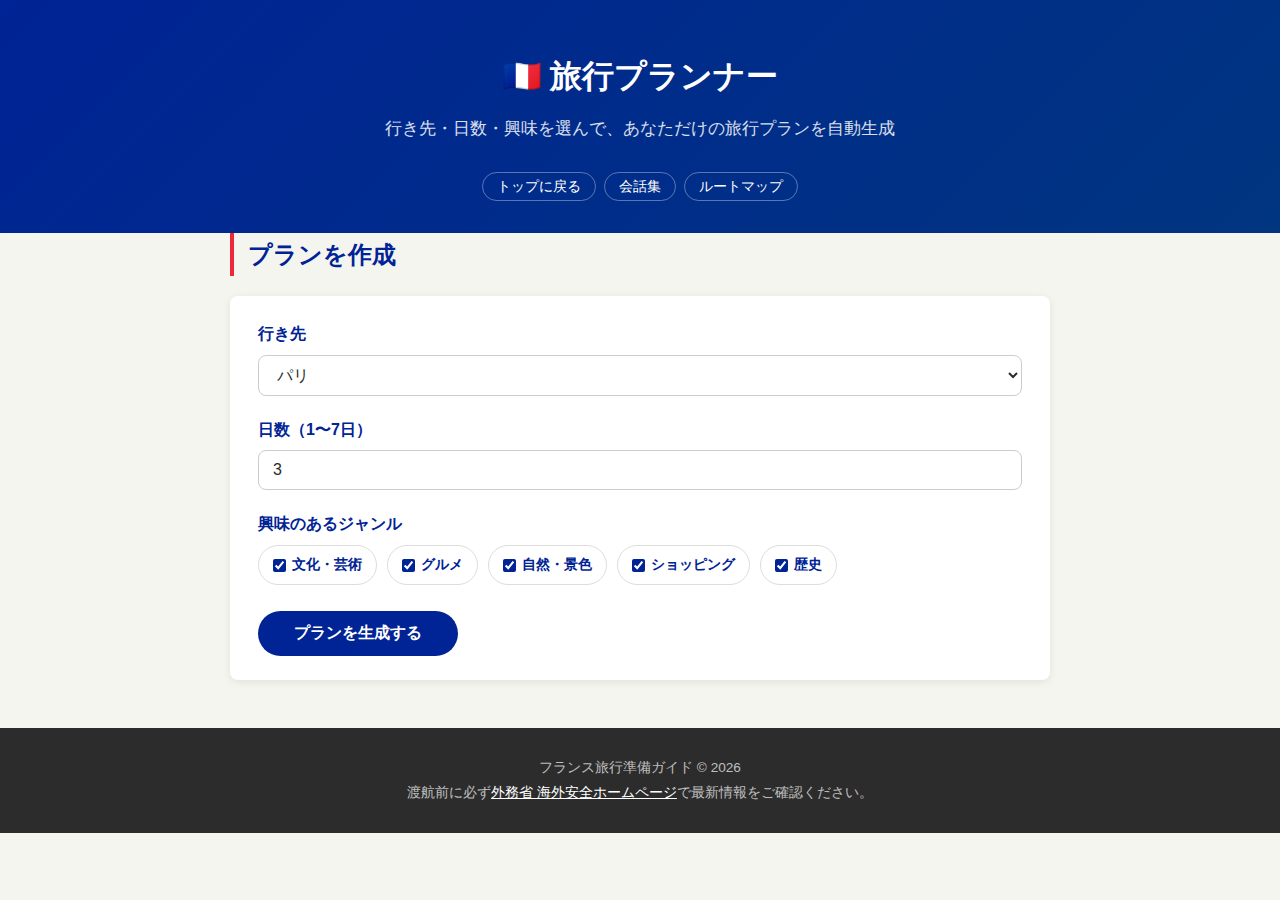
<file: planner.html>
<!DOCTYPE html>
<html lang="ja">
<head>
  <meta charset="UTF-8">
  <meta name="viewport" content="width=device-width, initial-scale=1.0">
  <title>旅行プランナー — フランス旅行準備ガイド</title>
  <link rel="stylesheet" href="style.css">
</head>
<body>

<header>
  <div class="container">
    <h1>🇫🇷 旅行プランナー</h1>
    <p class="subtitle">行き先・日数・興味を選んで、あなただけの旅行プランを自動生成</p>
    <nav>
      <ul>
        <li><a href="index.html">トップに戻る</a></li>
        <li><a href="conversations.html">会話集</a></li>
        <li><a href="route-map.html">ルートマップ</a></li>
      </ul>
    </nav>
  </div>
</header>

<main class="container">

  <section>
    <h2>プランを作成</h2>
    <div class="card">
      <div class="form-group">
        <label for="region">行き先</label>
        <select id="region"></select>
      </div>

      <div class="form-group">
        <label for="days">日数（1〜7日）</label>
        <input type="number" id="days" min="1" max="7" value="3">
      </div>

      <div class="form-group">
        <label>興味のあるジャンル</label>
        <div class="checkbox-group" id="categories"></div>
      </div>

      <button class="btn-primary" id="generate">プランを生成する</button>
      <button class="btn-secondary" id="regenerate" style="display:none; margin-left:10px;">別のプランを見る</button>
    </div>
  </section>

  <div id="result"></div>

</main>

<footer>
  <div class="container">
    <p>フランス旅行準備ガイド &copy; 2026</p>
    <p>渡航前に必ず<a href="https://www.anzen.mofa.go.jp/" target="_blank" rel="noopener">外務省 海外安全ホームページ</a>で最新情報をご確認ください。</p>
  </div>
</footer>

<script src="spots.js"></script>
<script>
(function () {
  const regionSelect = document.getElementById("region");
  const daysInput = document.getElementById("days");
  const categoriesEl = document.getElementById("categories");
  const resultEl = document.getElementById("result");
  const generateBtn = document.getElementById("generate");
  const regenerateBtn = document.getElementById("regenerate");

  // Populate region select
  Object.entries(REGIONS).forEach(([key, label]) => {
    const opt = document.createElement("option");
    opt.value = key;
    opt.textContent = label;
    regionSelect.appendChild(opt);
  });

  // Populate category checkboxes
  Object.entries(CATEGORIES).forEach(([key, label]) => {
    const lbl = document.createElement("label");
    const cb = document.createElement("input");
    cb.type = "checkbox";
    cb.value = key;
    cb.checked = true;
    const span = document.createElement("span");
    span.textContent = label;
    lbl.appendChild(cb);
    lbl.appendChild(span);
    categoriesEl.appendChild(lbl);
  });

  const TIME_SLOTS = [
    { key: "morning", label: "午前", cssClass: "slot-morning" },
    { key: "afternoon", label: "午後", cssClass: "slot-afternoon" },
    { key: "evening", label: "夜", cssClass: "slot-evening" }
  ];

  function getSelectedCategories() {
    return Array.from(categoriesEl.querySelectorAll("input:checked")).map(cb => cb.value);
  }

  function scoreSpot(spot, selectedCategories) {
    let score = 0;
    spot.categories.forEach(cat => {
      if (selectedCategories.includes(cat)) score += 2;
    });
    // Small random factor for variety
    score += Math.random();
    return score;
  }

  function generatePlan() {
    const region = regionSelect.value;
    const days = Math.max(1, Math.min(7, parseInt(daysInput.value) || 3));
    const selectedCategories = getSelectedCategories();

    daysInput.value = days;

    if (selectedCategories.length === 0) {
      resultEl.innerHTML = '<div class="card" style="text-align:center; color:var(--red);">興味のあるジャンルを1つ以上選択してください。</div>';
      return;
    }

    // Filter spots for selected region
    const regionSpots = SPOTS.filter(s => s.region === region);

    // Score and sort
    const scored = regionSpots.map(spot => ({
      spot,
      score: scoreSpot(spot, selectedCategories)
    })).sort((a, b) => b.score - a.score);

    // Build day plans
    const totalSlots = days * 3;
    const usedIds = new Set();
    const plan = [];

    for (let d = 0; d < days; d++) {
      const daySlots = [];
      for (let s = 0; s < TIME_SLOTS.length; s++) {
        const slotKey = TIME_SLOTS[s].key;

        // Try to find a matching spot for this time slot
        let assigned = null;

        // First pass: match preferred timeSlot
        for (const item of scored) {
          if (!usedIds.has(item.spot.id) && item.spot.timeSlot === slotKey) {
            assigned = item.spot;
            usedIds.add(item.spot.id);
            break;
          }
        }

        // Second pass: any remaining spot
        if (!assigned) {
          for (const item of scored) {
            if (!usedIds.has(item.spot.id)) {
              assigned = item.spot;
              usedIds.add(item.spot.id);
              break;
            }
          }
        }

        // Fallback: free exploration
        if (!assigned) {
          assigned = {
            id: "free-" + d + "-" + s,
            name: "自由散策",
            region: region,
            categories: [],
            timeSlot: slotKey,
            hours: 2,
            description: REGIONS[region] + "の街を自由に散策。気になるカフェやお店に立ち寄ってみましょう。",
            tip: "地元の人におすすめスポットを聞いてみるのも旅の楽しみ。"
          };
        }

        daySlots.push({ slot: TIME_SLOTS[s], spot: assigned });
      }
      plan.push(daySlots);
    }

    // Render
    let html = "";
    plan.forEach((daySlots, i) => {
      html += '<div class="day-card">';
      html += '<h3>Day ' + (i + 1) + '</h3>';
      daySlots.forEach(({ slot, spot }) => {
        html += '<div class="itinerary-slot">';
        html += '<div class="slot-header">';
        html += '<span class="slot-label ' + slot.cssClass + '">' + slot.label + '</span>';
        html += '<span class="slot-name">' + escapeHtml(spot.name) + '</span>';
        html += '<span class="slot-hours">約' + spot.hours + '時間</span>';
        html += '</div>';
        html += '<p class="slot-description">' + escapeHtml(spot.description) + '</p>';
        if (spot.tip) {
          html += '<p class="slot-tip">' + escapeHtml(spot.tip) + '</p>';
        }
        html += '</div>';
      });
      html += '</div>';
    });

    resultEl.innerHTML = html;
    regenerateBtn.style.display = "inline-block";
    resultEl.scrollIntoView({ behavior: "smooth", block: "start" });
  }

  function escapeHtml(str) {
    const div = document.createElement("div");
    div.textContent = str;
    return div.innerHTML;
  }

  generateBtn.addEventListener("click", generatePlan);
  regenerateBtn.addEventListener("click", generatePlan);
})();
</script>

</body>
</html>
</file>
<file: style.css>
*,
*::before,
*::after {
  margin: 0;
  padding: 0;
  box-sizing: border-box;
}

:root {
  --blue: #002395;
  --red: #ED2939;
  --white: #ffffff;
  --bg: #f5f5f0;
  --text: #2c2c2c;
  --text-light: #555;
  --card-bg: #ffffff;
  --shadow: 0 2px 8px rgba(0, 0, 0, 0.08);
  --radius: 8px;
}

html {
  scroll-behavior: smooth;
}

body {
  font-family: "Helvetica Neue", Arial, "Hiragino Kaku Gothic ProN", "Hiragino Sans", Meiryo, sans-serif;
  color: var(--text);
  background: var(--bg);
  line-height: 1.8;
}

.container {
  max-width: 860px;
  margin: 0 auto;
  padding: 0 20px;
}

/* Header */
header {
  background: linear-gradient(135deg, var(--blue), #003580);
  color: var(--white);
  padding: 48px 0 32px;
  text-align: center;
}

header h1 {
  font-size: 2rem;
  margin-bottom: 8px;
}

header .subtitle {
  font-size: 1.05rem;
  opacity: 0.85;
  margin-bottom: 28px;
}

nav ul {
  list-style: none;
  display: flex;
  flex-wrap: wrap;
  justify-content: center;
  gap: 8px;
}

nav a {
  color: var(--white);
  text-decoration: none;
  font-size: 0.85rem;
  padding: 6px 14px;
  border: 1px solid rgba(255, 255, 255, 0.35);
  border-radius: 20px;
  transition: background 0.2s, border-color 0.2s;
}

nav a:hover {
  background: rgba(255, 255, 255, 0.15);
  border-color: rgba(255, 255, 255, 0.6);
}

/* Main */
main {
  padding: 40px 0 60px;
}

section {
  margin-bottom: 48px;
}

section h2 {
  font-size: 1.5rem;
  color: var(--blue);
  border-left: 4px solid var(--red);
  padding-left: 14px;
  margin-bottom: 20px;
}

/* Cards */
.card {
  background: var(--card-bg);
  border-radius: var(--radius);
  box-shadow: var(--shadow);
  padding: 24px 28px;
  margin-bottom: 16px;
}

.card h3 {
  font-size: 1.1rem;
  margin-bottom: 12px;
  color: var(--blue);
}

.card ul {
  padding-left: 20px;
}

.card li {
  margin-bottom: 6px;
  color: var(--text-light);
}

.card li strong {
  color: var(--text);
}

/* Checklist */
.checklist {
  list-style: none;
  padding-left: 0;
}

.checklist li::before {
  content: "☐ ";
}

/* Tables */
table {
  width: 100%;
  border-collapse: collapse;
  margin-top: 8px;
}

th, td {
  text-align: left;
  padding: 10px 12px;
  border-bottom: 1px solid #e0e0e0;
}

th {
  background: #f0f0f8;
  font-weight: 600;
  font-size: 0.9rem;
  color: var(--blue);
}

td {
  font-size: 0.95rem;
  color: var(--text-light);
}

/* Footer */
footer {
  background: var(--text);
  color: rgba(255, 255, 255, 0.7);
  text-align: center;
  padding: 28px 0;
  font-size: 0.85rem;
}

footer a {
  color: var(--white);
  text-decoration: underline;
}

/* Dialogue — conversation bubbles */
.dialogue {
  display: flex;
  flex-direction: column;
  gap: 12px;
  padding: 8px 0;
}

.bubble {
  max-width: 78%;
  padding: 14px 18px;
  border-radius: 16px;
  line-height: 1.7;
}

.bubble.left {
  align-self: flex-start;
  background: #e8ecf4;
  border-bottom-left-radius: 4px;
}

.bubble.right {
  align-self: flex-end;
  background: #dceefb;
  border-bottom-right-radius: 4px;
}

.bubble p {
  margin: 0;
}

.lang-fr {
  font-weight: 600;
  color: var(--blue);
  font-size: 1rem;
}

.lang-en {
  color: #2e7d32;
  font-size: 0.92rem;
}

.lang-ja {
  color: var(--text-light);
  font-size: 0.88rem;
}

/* Branch patterns */
.branch-title {
  font-size: 1.05rem;
  color: var(--red);
  margin: 28px 0 14px;
  padding-left: 4px;
}

.branch-group {
  display: grid;
  grid-template-columns: repeat(auto-fit, minmax(280px, 1fr));
  gap: 16px;
  margin-bottom: 32px;
}

.branch-card {
  background: var(--card-bg);
  border-radius: var(--radius);
  box-shadow: var(--shadow);
  border-left: 4px solid var(--red);
  padding: 20px 22px;
}

.branch-card h4 {
  font-size: 1rem;
  color: var(--blue);
  margin-bottom: 10px;
}

/* Planner — Form */
.form-group {
  margin-bottom: 20px;
}

.form-group label {
  display: block;
  font-weight: 600;
  margin-bottom: 6px;
  color: var(--blue);
}

.form-group select,
.form-group input[type="number"] {
  width: 100%;
  padding: 10px 14px;
  border: 1px solid #ccc;
  border-radius: var(--radius);
  font-size: 1rem;
  font-family: inherit;
  background: var(--white);
  color: var(--text);
  transition: border-color 0.2s;
}

.form-group select:focus,
.form-group input[type="number"]:focus {
  outline: none;
  border-color: var(--blue);
  box-shadow: 0 0 0 3px rgba(0, 35, 149, 0.1);
}

.checkbox-group {
  display: flex;
  flex-wrap: wrap;
  gap: 10px;
}

.checkbox-group label {
  display: flex;
  align-items: center;
  gap: 6px;
  font-weight: 400;
  color: var(--text);
  cursor: pointer;
  padding: 6px 14px;
  border: 1px solid #ddd;
  border-radius: 20px;
  font-size: 0.9rem;
  transition: background 0.2s, border-color 0.2s;
}

.checkbox-group label:hover {
  background: #f0f0f8;
  border-color: var(--blue);
}

.checkbox-group input[type="checkbox"] {
  accent-color: var(--blue);
}

.checkbox-group input[type="checkbox"]:checked + span {
  color: var(--blue);
  font-weight: 600;
}

/* Planner — Buttons */
.btn-primary {
  display: inline-block;
  background: var(--blue);
  color: var(--white);
  padding: 12px 36px;
  border: none;
  border-radius: 24px;
  font-size: 1rem;
  font-weight: 600;
  font-family: inherit;
  cursor: pointer;
  transition: background 0.2s, transform 0.1s;
}

.btn-primary:hover {
  background: #003580;
}

.btn-primary:active {
  transform: scale(0.97);
}

.btn-secondary {
  display: inline-block;
  background: transparent;
  color: var(--blue);
  padding: 10px 28px;
  border: 2px solid var(--blue);
  border-radius: 24px;
  font-size: 0.95rem;
  font-weight: 600;
  font-family: inherit;
  cursor: pointer;
  transition: background 0.2s;
}

.btn-secondary:hover {
  background: rgba(0, 35, 149, 0.06);
}

/* Planner — Day cards */
.day-card {
  background: var(--card-bg);
  border-radius: var(--radius);
  box-shadow: var(--shadow);
  padding: 24px 28px;
  margin-bottom: 20px;
}

.day-card h3 {
  font-size: 1.2rem;
  color: var(--blue);
  margin-bottom: 16px;
  padding-bottom: 8px;
  border-bottom: 2px solid var(--blue);
}

/* Planner — Itinerary slots */
.itinerary-slot {
  padding: 16px 0;
  border-bottom: 1px solid #eee;
}

.itinerary-slot:last-child {
  border-bottom: none;
  padding-bottom: 0;
}

.slot-header {
  display: flex;
  align-items: center;
  gap: 10px;
  margin-bottom: 6px;
}

.slot-label {
  display: inline-block;
  padding: 3px 12px;
  border-radius: 12px;
  font-size: 0.78rem;
  font-weight: 600;
  color: var(--white);
}

.slot-morning {
  background: #e6a817;
}

.slot-afternoon {
  background: #2979b5;
}

.slot-evening {
  background: #7b3fa0;
}

.slot-name {
  font-weight: 600;
  font-size: 1.05rem;
  color: var(--text);
}

.slot-hours {
  font-size: 0.82rem;
  color: var(--text-light);
  margin-left: auto;
}

.slot-description {
  color: var(--text-light);
  font-size: 0.93rem;
  margin: 4px 0;
}

.slot-tip {
  color: #2e7d32;
  font-size: 0.85rem;
  font-style: italic;
}

.slot-tip::before {
  content: "💡 ";
}

/* Planner — CTA card */
.cta-card {
  text-align: center;
  padding: 32px 28px;
  background: linear-gradient(135deg, #f0f0f8, #dceefb);
}

.cta-card h3 {
  color: var(--blue);
}

.cta-card p {
  color: var(--text-light);
  margin-bottom: 16px;
}

.btn-cta-red {
  display: inline-block;
  background: var(--red);
  color: var(--white);
  padding: 12px 32px;
  border-radius: 24px;
  text-decoration: none;
  font-weight: 600;
  transition: background 0.2s;
}

.btn-cta-red:hover {
  background: #c9202f;
}

/* Planner — Result area */
#result {
  margin-top: 32px;
}

#result:empty {
  display: none;
}

/* Route Map — Layout */
.route-layout {
  display: flex;
  gap: 16px;
  margin-bottom: 40px;
}

.route-map-container {
  flex: 65;
  min-width: 0;
}

#map {
  height: 520px;
  border-radius: var(--radius);
  box-shadow: var(--shadow);
  z-index: 0;
}

.route-sidebar {
  flex: 35;
  min-width: 0;
  background: var(--card-bg);
  border-radius: var(--radius);
  box-shadow: var(--shadow);
  display: flex;
  flex-direction: column;
  max-height: 520px;
}

.route-sidebar-title {
  font-size: 1.1rem;
  color: var(--blue);
  padding: 16px 18px 0;
  margin-bottom: 0;
}

.route-summary {
  display: flex;
  justify-content: space-between;
  padding: 8px 18px 12px;
  font-size: 0.85rem;
  color: var(--text-light);
  border-bottom: 1px solid #eee;
}

.route-list {
  flex: 1;
  overflow-y: auto;
  padding: 8px 12px;
}

.route-empty {
  text-align: center;
  color: var(--text-light);
  font-size: 0.9rem;
  padding: 24px 0;
}

.route-controls {
  display: flex;
  flex-wrap: wrap;
  align-items: flex-end;
  gap: 16px;
}

.route-controls .form-group {
  flex: 1;
  min-width: 200px;
  margin-bottom: 0;
}

/* Route Map — Items */
.route-item {
  display: flex;
  align-items: center;
  gap: 10px;
  padding: 10px 8px;
  border-radius: 6px;
  cursor: grab;
  transition: background 0.15s, box-shadow 0.15s;
  border-bottom: 1px solid #f0f0f0;
}

.route-item:last-child {
  border-bottom: none;
}

.route-item:hover {
  background: #f5f5fa;
}

.route-item.dragging {
  opacity: 0.4;
}

.route-item.drag-over {
  box-shadow: inset 0 -2px 0 var(--blue);
}

.route-number {
  display: flex;
  align-items: center;
  justify-content: center;
  width: 26px;
  height: 26px;
  border-radius: 50%;
  color: #fff;
  font-weight: 700;
  font-size: 0.82rem;
  flex-shrink: 0;
}

.route-item-info {
  flex: 1;
  min-width: 0;
  display: flex;
  flex-direction: column;
  gap: 2px;
}

.route-item-name {
  font-weight: 600;
  font-size: 0.9rem;
  color: var(--text);
  white-space: nowrap;
  overflow: hidden;
  text-overflow: ellipsis;
}

.route-item-meta {
  font-size: 0.78rem;
  color: var(--text-light);
  display: flex;
  align-items: center;
  gap: 6px;
}

.slot-badge {
  display: inline-block;
  padding: 1px 8px;
  border-radius: 10px;
  font-size: 0.72rem;
  font-weight: 600;
  color: #fff;
}

.route-item-actions {
  display: flex;
  align-items: center;
  gap: 2px;
  flex-shrink: 0;
}

.route-arrow {
  display: none;
  background: none;
  border: 1px solid #ddd;
  border-radius: 4px;
  width: 24px;
  height: 24px;
  cursor: pointer;
  font-size: 10px;
  color: var(--text-light);
  line-height: 1;
  padding: 0;
}

.route-arrow:disabled {
  opacity: 0.3;
  cursor: default;
}

.route-remove {
  background: none;
  border: none;
  cursor: pointer;
  font-size: 18px;
  color: #ccc;
  padding: 0 4px;
  line-height: 1;
  transition: color 0.15s;
}

.route-remove:hover {
  color: var(--red);
}

/* Leaflet marker overrides */
.route-marker {
  background: none !important;
  border: none !important;
}

/* Responsive */
@media (max-width: 600px) {
  header {
    padding: 32px 0 24px;
  }

  header h1 {
    font-size: 1.5rem;
  }

  nav a {
    font-size: 0.78rem;
    padding: 5px 10px;
  }

  section h2 {
    font-size: 1.25rem;
  }

  .card {
    padding: 18px 16px;
  }

  th, td {
    padding: 8px 6px;
    font-size: 0.85rem;
  }

  .day-card {
    padding: 18px 16px;
  }

  .checkbox-group {
    gap: 6px;
  }

  .checkbox-group label {
    font-size: 0.82rem;
    padding: 5px 10px;
  }

  .slot-header {
    flex-wrap: wrap;
  }

  .slot-hours {
    margin-left: 0;
    width: 100%;
  }

  .route-layout {
    flex-direction: column;
  }

  #map {
    height: 300px;
  }

  .route-sidebar {
    max-height: none;
  }

  .route-arrow {
    display: inline-flex;
    align-items: center;
    justify-content: center;
  }

  .route-item {
    cursor: default;
  }

  .route-controls {
    flex-direction: column;
    align-items: stretch;
  }
}
</file>
